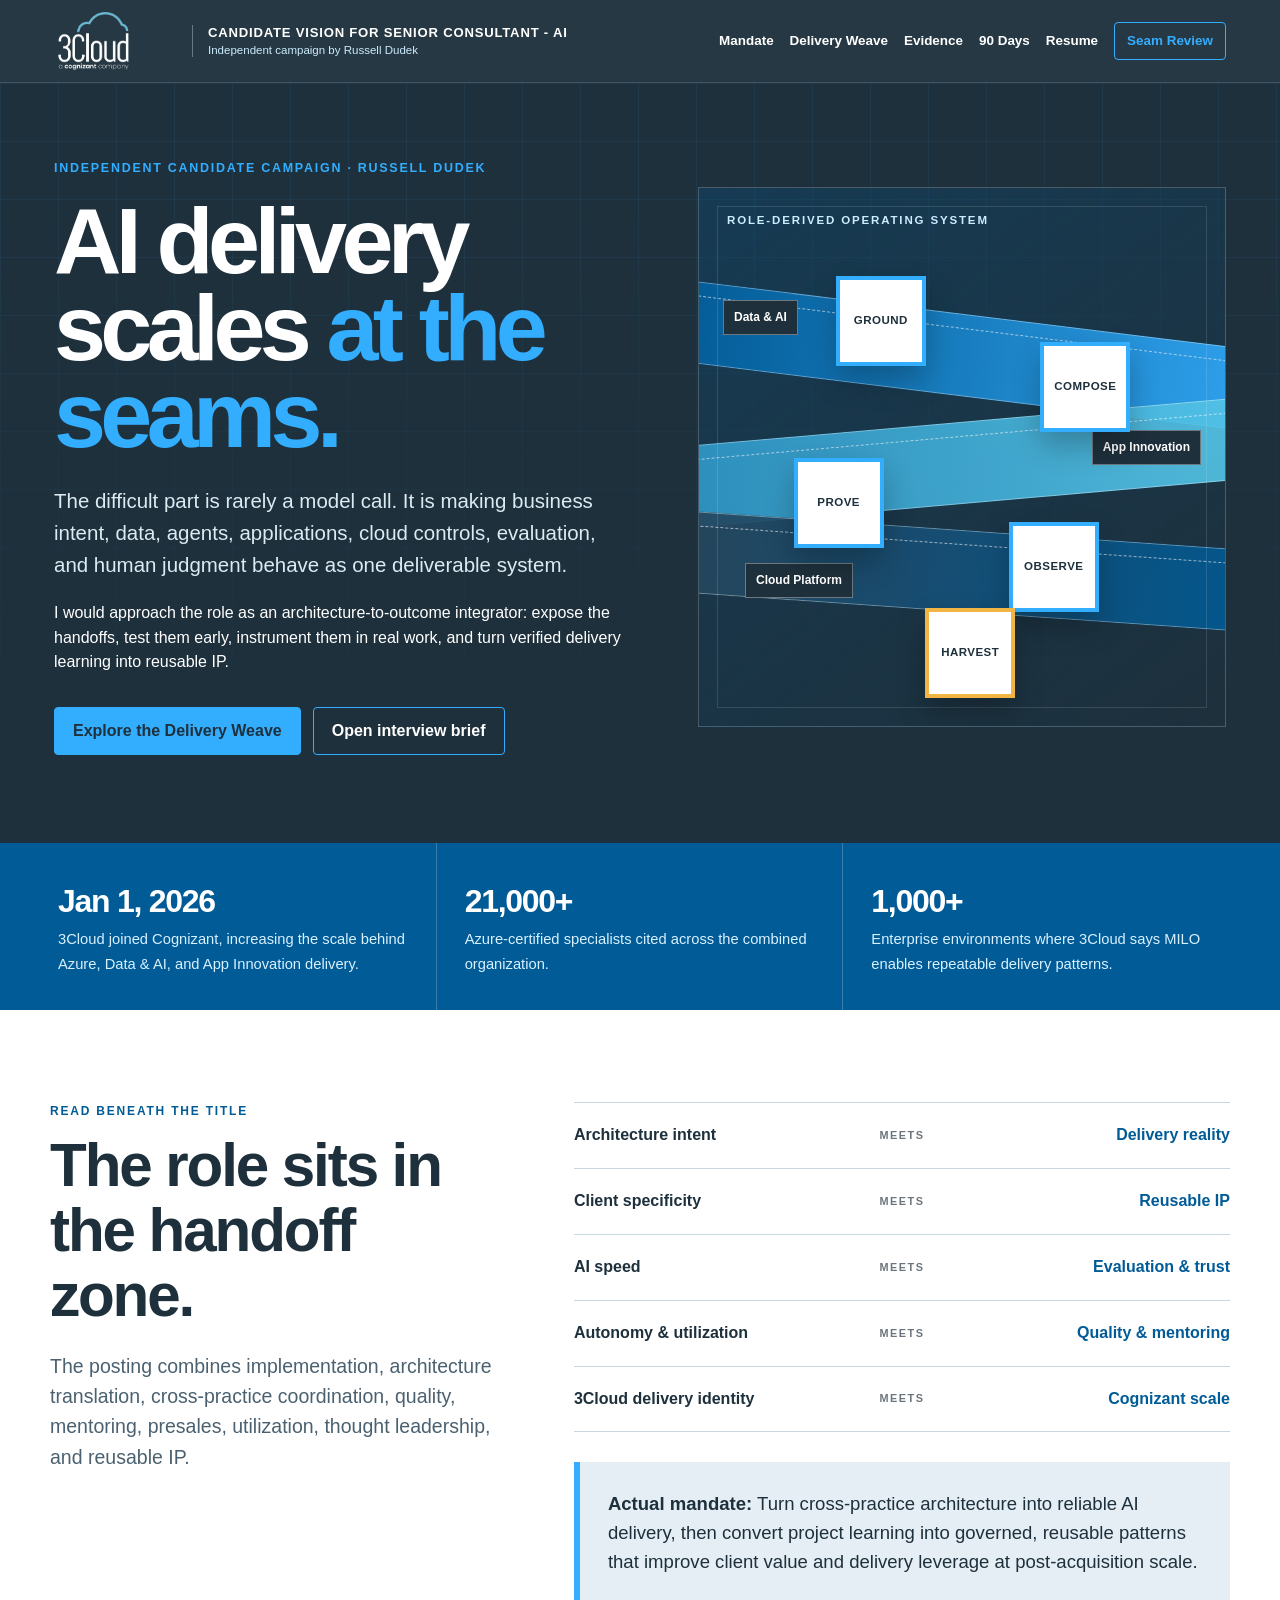
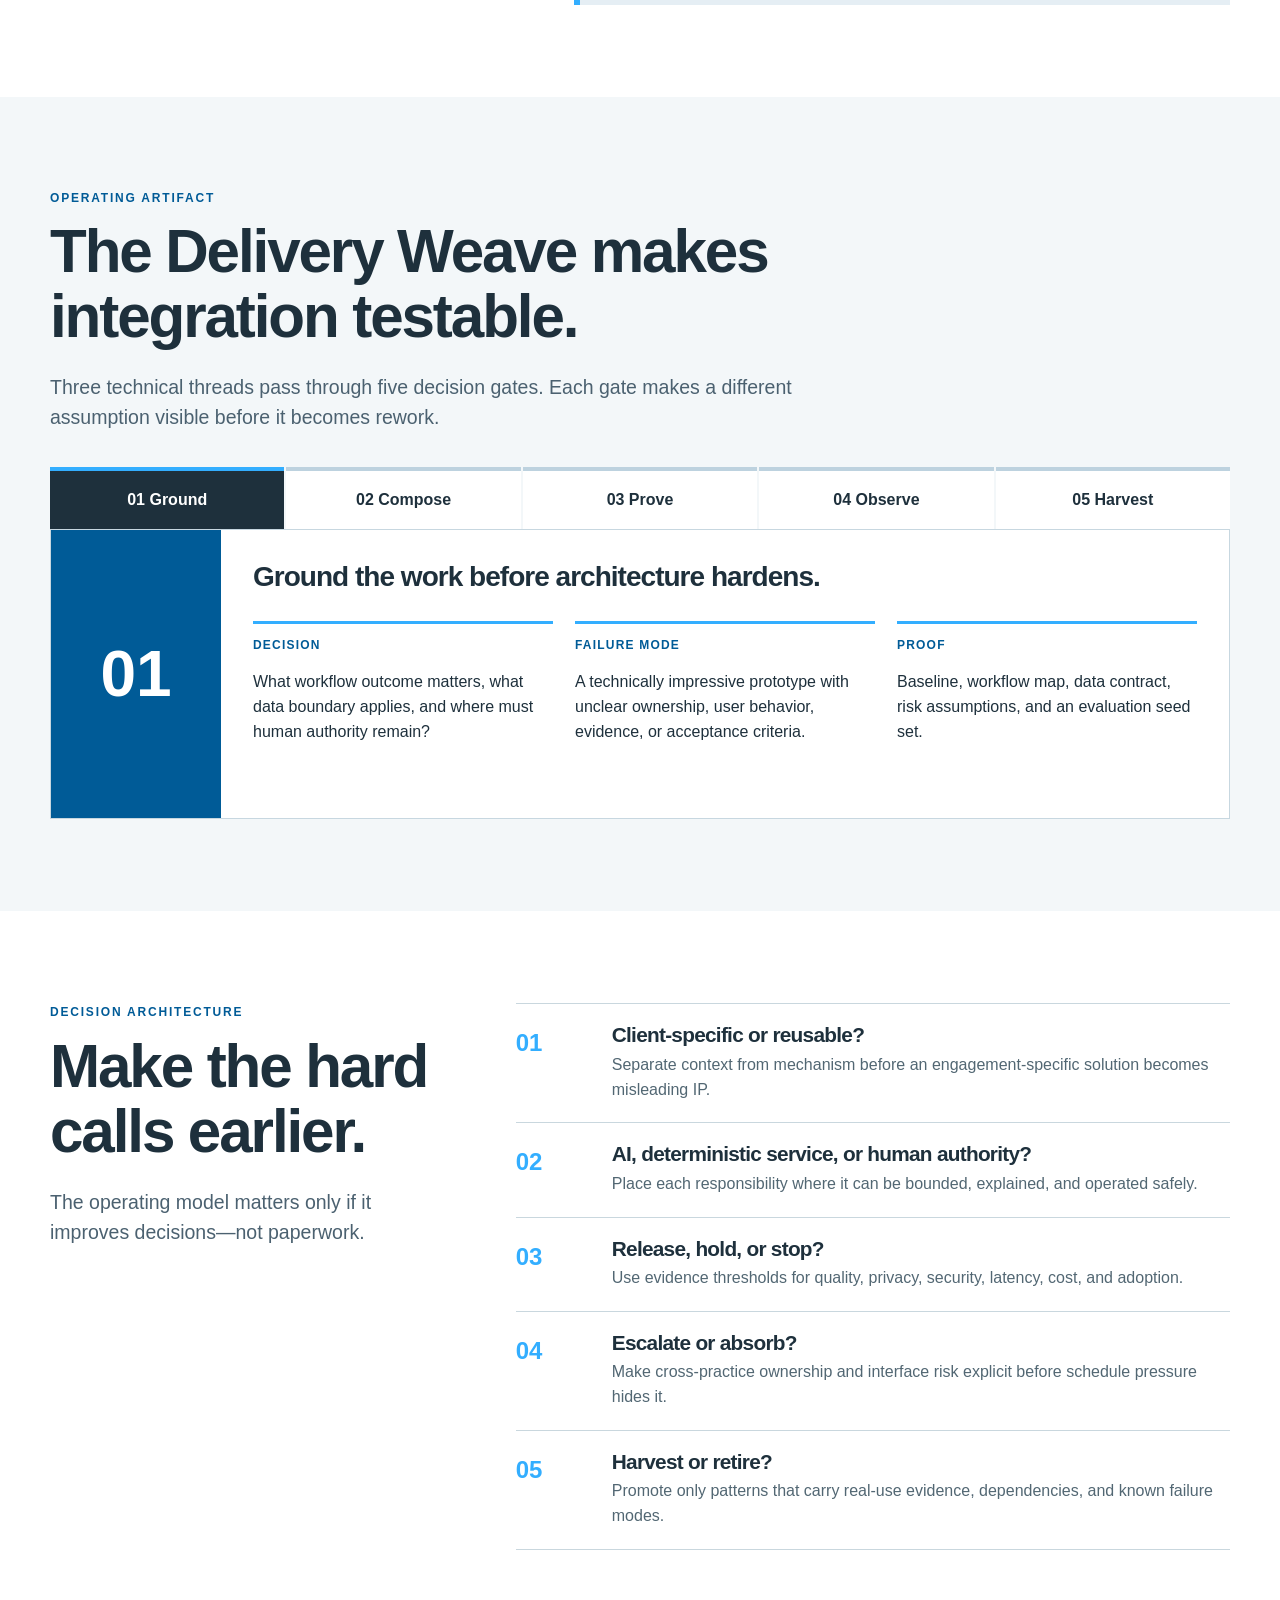
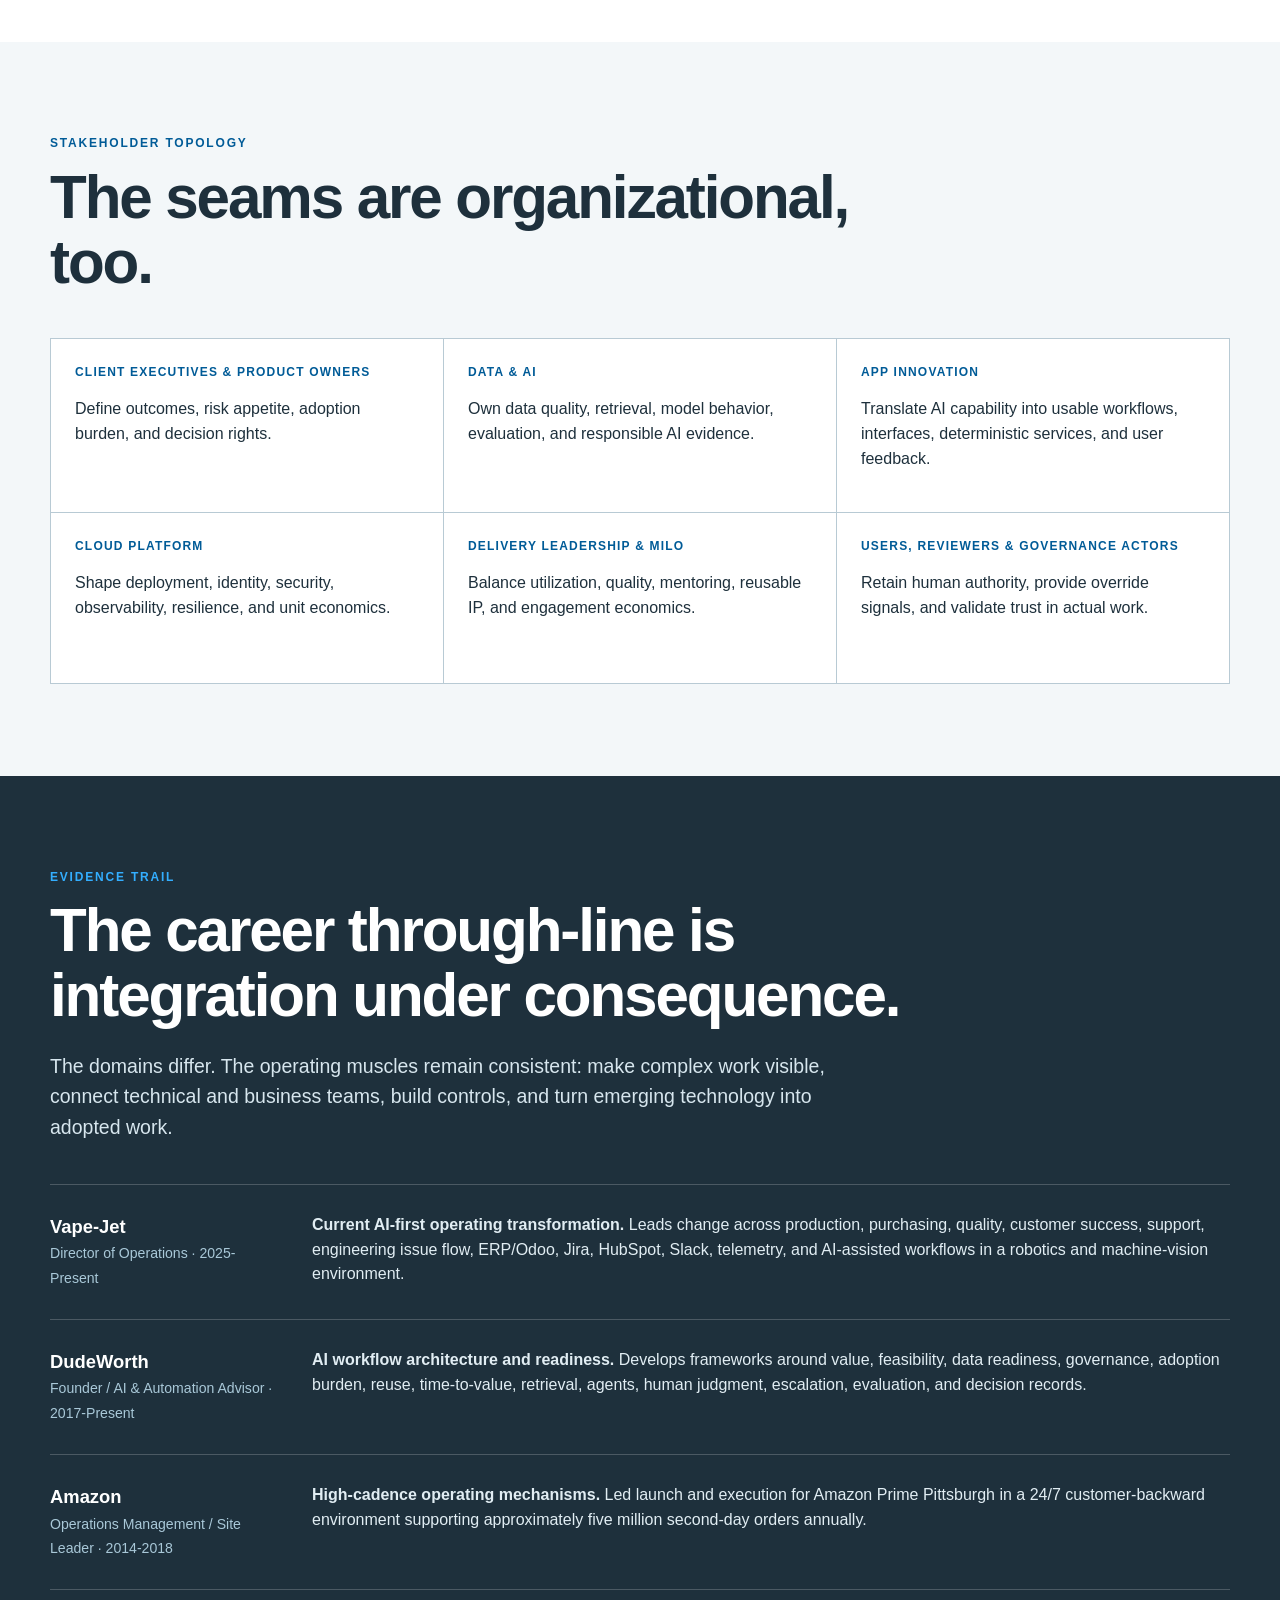
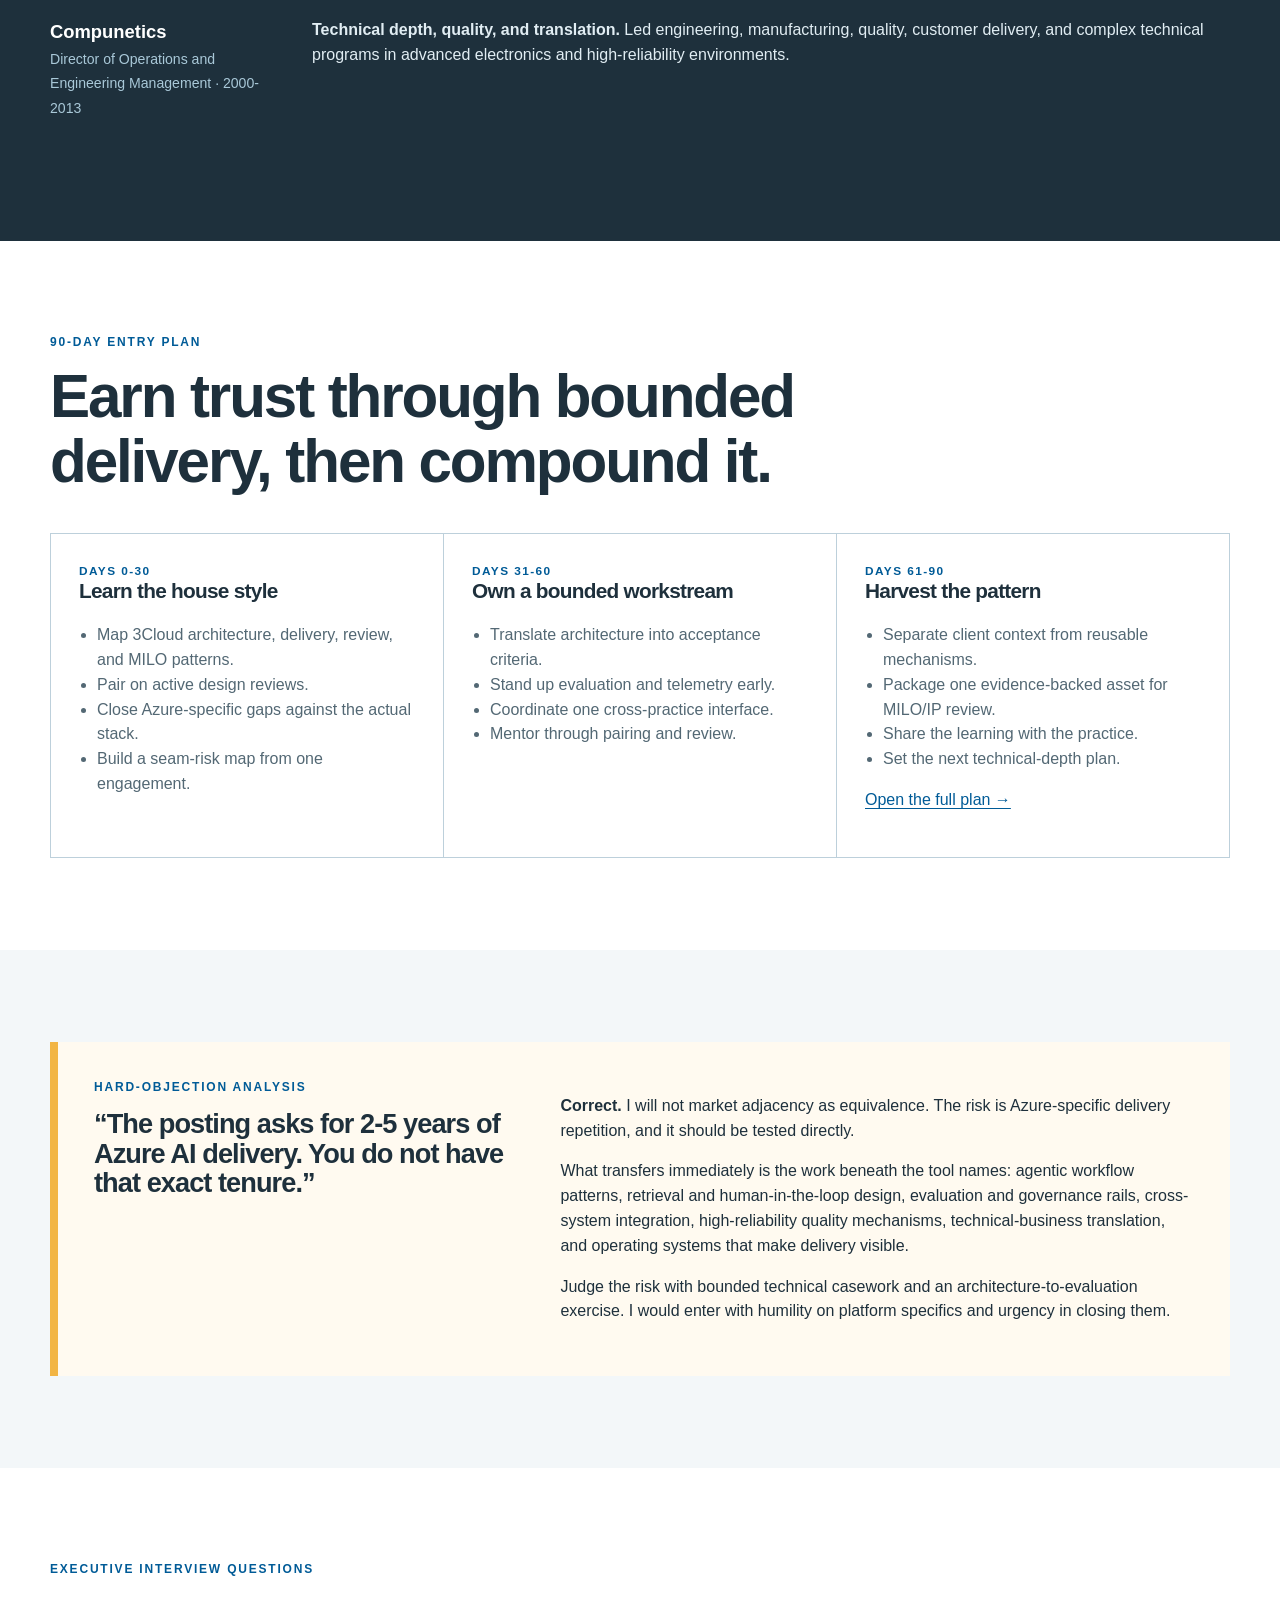
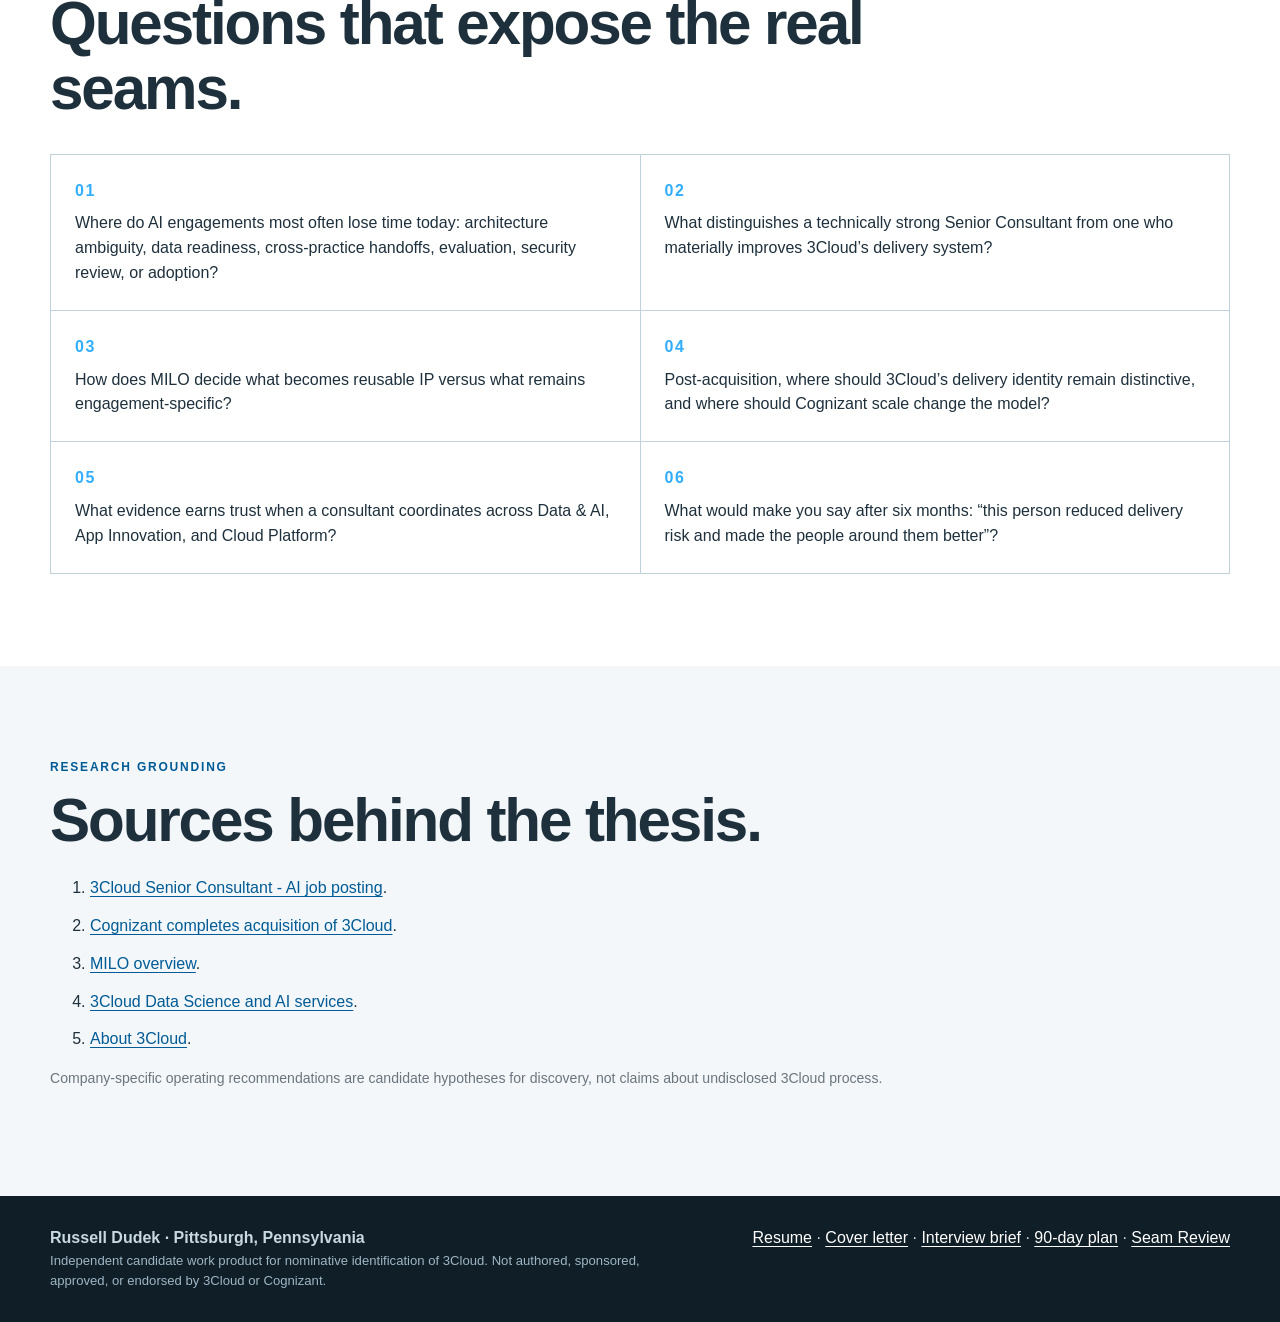
<file: index.html>
<!doctype html>
<html lang="en">
<head>
  <meta charset="utf-8">
  <meta name="viewport" content="width=device-width,initial-scale=1">
  <meta name="description" content="Russell Dudek's independent candidate vision for Senior Consultant - AI at 3Cloud.">
  <title>AI Delivery Scales at the Seams | Russell Dudek for 3Cloud</title>
  <link rel="stylesheet" href="styles.css">
</head>
<body>
<div class="site-shell">
<header class="topbar">
  <div class="topbar-inner">
    <a class="identity-lockup" href="#top" aria-label="3Cloud candidate vision by Russell Dudek - back to top">
      <img src="assets/brand/3cloud-logo-cognizant.png" alt="3Cloud, a Cognizant company">
      <span class="identity-copy"><strong>Candidate vision for Senior Consultant - AI</strong><span>Independent campaign by Russell Dudek</span></span>
    </a>
    <nav class="nav" aria-label="Campaign navigation">
      <a href="#mandate">Mandate</a><a href="#weave">Delivery Weave</a><a href="#proof">Evidence</a><a href="90-day-plan.html">90 Days</a><a href="resume.html">Resume</a><a class="nav-cta" href="delivery-seam-review.html">Seam Review</a>
    </nav>
  </div>
</header>
<main id="top">
<section class="hero">
  <div class="hero-inner">
    <div>
      <div class="candidate-label">Independent candidate campaign · Russell Dudek</div>
      <h1>AI delivery scales <span>at the seams.</span></h1>
      <p class="lede">The difficult part is rarely a model call. It is making business intent, data, agents, applications, cloud controls, evaluation, and human judgment behave as one deliverable system.</p>
      <p>I would approach the role as an architecture-to-outcome integrator: expose the handoffs, test them early, instrument them in real work, and turn verified delivery learning into reusable IP.</p>
      <div class="hero-actions"><a class="btn btn-primary" href="#weave">Explore the Delivery Weave</a><a class="btn btn-secondary" href="interview-brief.html">Open interview brief</a></div>
    </div>
    <div class="weave-stage" aria-label="Animated Delivery Weave showing Data and AI, App Innovation, and Cloud Platform moving through Ground, Compose, Prove, Observe, and Harvest gates.">
      <div class="stage-label">Role-derived operating system</div>
      <div class="thread thread-data" aria-hidden="true"></div><div class="thread thread-app" aria-hidden="true"></div><div class="thread thread-cloud" aria-hidden="true"></div>
      <span class="thread-tag tag-data">Data &amp; AI</span><span class="thread-tag tag-app">App Innovation</span><span class="thread-tag tag-cloud">Cloud Platform</span>
      <div class="gate g1">GROUND</div><div class="gate g2">COMPOSE</div><div class="gate g3">PROVE</div><div class="gate g4">OBSERVE</div><div class="gate g5">HARVEST</div>
    </div>
  </div>
</section>
<section class="brand-band" aria-label="3Cloud company moment"><div class="fact-grid">
  <div class="fact"><strong>Jan 1, 2026</strong><span>3Cloud joined Cognizant, increasing the scale behind Azure, Data &amp; AI, and App Innovation delivery.</span></div>
  <div class="fact"><strong>21,000+</strong><span>Azure-certified specialists cited across the combined organization.</span></div>
  <div class="fact"><strong>1,000+</strong><span>Enterprise environments where 3Cloud says MILO enables repeatable delivery patterns.</span></div>
</div></section>

<section id="mandate" class="section"><div class="wrap mandate-layout">
  <div class="mandate-copy"><div class="eyebrow">Read beneath the title</div><h2>The role sits in the handoff zone.</h2><p class="lede">The posting combines implementation, architecture translation, cross-practice coordination, quality, mentoring, presales, utilization, thought leadership, and reusable IP.</p></div>
  <div>
    <div class="tension-rail" aria-label="Operating tensions">
      <div class="tension"><strong>Architecture intent</strong><span>MEETS</span><strong>Delivery reality</strong></div>
      <div class="tension"><strong>Client specificity</strong><span>MEETS</span><strong>Reusable IP</strong></div>
      <div class="tension"><strong>AI speed</strong><span>MEETS</span><strong>Evaluation &amp; trust</strong></div>
      <div class="tension"><strong>Autonomy &amp; utilization</strong><span>MEETS</span><strong>Quality &amp; mentoring</strong></div>
      <div class="tension"><strong>3Cloud delivery identity</strong><span>MEETS</span><strong>Cognizant scale</strong></div>
    </div>
    <div class="actual-mandate"><strong>Actual mandate:</strong> Turn cross-practice architecture into reliable AI delivery, then convert project learning into governed, reusable patterns that improve client value and delivery leverage at post-acquisition scale.</div>
  </div>
</div></section>

<section id="weave" class="section weave-section"><div class="wrap">
  <div class="eyebrow">Operating artifact</div><h2>The Delivery Weave makes integration testable.</h2><p class="lede">Three technical threads pass through five decision gates. Each gate makes a different assumption visible before it becomes rework.</p>
  <div class="tabs" role="tablist" aria-label="Delivery Weave gates">
    <button class="tab" id="tab-ground" role="tab" aria-selected="true" aria-controls="panel-ground">01 Ground</button>
    <button class="tab" id="tab-compose" role="tab" aria-selected="false" aria-controls="panel-compose" tabindex="-1">02 Compose</button>
    <button class="tab" id="tab-prove" role="tab" aria-selected="false" aria-controls="panel-prove" tabindex="-1">03 Prove</button>
    <button class="tab" id="tab-observe" role="tab" aria-selected="false" aria-controls="panel-observe" tabindex="-1">04 Observe</button>
    <button class="tab" id="tab-harvest" role="tab" aria-selected="false" aria-controls="panel-harvest" tabindex="-1">05 Harvest</button>
  </div>
  <div class="tab-panel active" id="panel-ground" role="tabpanel" aria-labelledby="tab-ground"><div class="panel-index">01</div><div class="panel-body"><h3>Ground the work before architecture hardens.</h3><div class="panel-grid"><div class="panel-item"><h4>Decision</h4><p>What workflow outcome matters, what data boundary applies, and where must human authority remain?</p></div><div class="panel-item"><h4>Failure mode</h4><p>A technically impressive prototype with unclear ownership, user behavior, evidence, or acceptance criteria.</p></div><div class="panel-item"><h4>Proof</h4><p>Baseline, workflow map, data contract, risk assumptions, and an evaluation seed set.</p></div></div></div></div>
  <div class="tab-panel" id="panel-compose" role="tabpanel" aria-labelledby="tab-compose"><div class="panel-index">02</div><div class="panel-body"><h3>Compose the smallest coherent system.</h3><div class="panel-grid"><div class="panel-item"><h4>Decision</h4><p>Which responsibilities belong in retrieval, tools, orchestration, deterministic services, UI, and human review?</p></div><div class="panel-item"><h4>Failure mode</h4><p>One giant prompt absorbs business rules, security boundaries, and integration logic that should be explicit.</p></div><div class="panel-item"><h4>Proof</h4><p>Interface contracts, bounded permissions, fallback paths, architecture decisions, and cost assumptions.</p></div></div></div></div>
  <div class="tab-panel" id="panel-prove" role="tabpanel" aria-labelledby="tab-prove"><div class="panel-index">03</div><div class="panel-body"><h3>Prove behavior, not demo charisma.</h3><div class="panel-grid"><div class="panel-item"><h4>Decision</h4><p>What does acceptable mean for task success, groundedness, safety, privacy, latency, and cost?</p></div><div class="panel-item"><h4>Failure mode</h4><p>Stakeholders approve the demo while edge cases, hallucination paths, and escalation failures remain invisible.</p></div><div class="panel-item"><h4>Proof</h4><p>Golden cases, adversarial cases, human review criteria, failure taxonomy, and release thresholds.</p></div></div></div></div>
  <div class="tab-panel" id="panel-observe" role="tabpanel" aria-labelledby="tab-observe"><div class="panel-index">04</div><div class="panel-body"><h3>Observe the system inside the work.</h3><div class="panel-grid"><div class="panel-item"><h4>Decision</h4><p>Which signals separate usage from value and model issues from workflow, data, or integration issues?</p></div><div class="panel-item"><h4>Failure mode</h4><p>Teams count calls and tokens while users route around the system or quality degradation goes unnoticed.</p></div><div class="panel-item"><h4>Proof</h4><p>Outcome metrics, adoption depth, overrides, escalations, defects, latency, and unit economics.</p></div></div></div></div>
  <div class="tab-panel" id="panel-harvest" role="tabpanel" aria-labelledby="tab-harvest"><div class="panel-index">05</div><div class="panel-body"><h3>Harvest what is reusable without flattening context.</h3><div class="panel-grid"><div class="panel-item"><h4>Decision</h4><p>What should become a component, accelerator, framework, playbook, evaluation asset, or cautionary pattern?</p></div><div class="panel-item"><h4>Failure mode</h4><p>Teams either rebuild everything or force a prior solution into the wrong client context.</p></div><div class="panel-item"><h4>Proof</h4><p>Dependencies, adaptation boundaries, failure modes, owner, version, and evidence from real use.</p></div></div></div></div>
</div></section>

<section class="section"><div class="wrap decision-layout">
  <div><div class="eyebrow">Decision architecture</div><h2>Make the hard calls earlier.</h2><p class="lede">The operating model matters only if it improves decisions—not paperwork.</p></div>
  <div class="decision-stack">
    <div class="decision-row"><b>01</b><div><h3>Client-specific or reusable?</h3><p>Separate context from mechanism before an engagement-specific solution becomes misleading IP.</p></div></div>
    <div class="decision-row"><b>02</b><div><h3>AI, deterministic service, or human authority?</h3><p>Place each responsibility where it can be bounded, explained, and operated safely.</p></div></div>
    <div class="decision-row"><b>03</b><div><h3>Release, hold, or stop?</h3><p>Use evidence thresholds for quality, privacy, security, latency, cost, and adoption.</p></div></div>
    <div class="decision-row"><b>04</b><div><h3>Escalate or absorb?</h3><p>Make cross-practice ownership and interface risk explicit before schedule pressure hides it.</p></div></div>
    <div class="decision-row"><b>05</b><div><h3>Harvest or retire?</h3><p>Promote only patterns that carry real-use evidence, dependencies, and known failure modes.</p></div></div>
  </div>
</div></section>

<section class="section weave-section"><div class="wrap"><div class="eyebrow">Stakeholder topology</div><h2>The seams are organizational, too.</h2><div class="stakeholder-map">
  <div class="stake"><strong>Client executives &amp; product owners</strong><p>Define outcomes, risk appetite, adoption burden, and decision rights.</p></div>
  <div class="stake"><strong>Data &amp; AI</strong><p>Own data quality, retrieval, model behavior, evaluation, and responsible AI evidence.</p></div>
  <div class="stake"><strong>App Innovation</strong><p>Translate AI capability into usable workflows, interfaces, deterministic services, and user feedback.</p></div>
  <div class="stake"><strong>Cloud Platform</strong><p>Shape deployment, identity, security, observability, resilience, and unit economics.</p></div>
  <div class="stake"><strong>Delivery leadership &amp; MILO</strong><p>Balance utilization, quality, mentoring, reusable IP, and engagement economics.</p></div>
  <div class="stake"><strong>Users, reviewers &amp; governance actors</strong><p>Retain human authority, provide override signals, and validate trust in actual work.</p></div>
</div></div></section>

<section id="proof" class="section evidence-section"><div class="wrap"><div class="eyebrow">Evidence trail</div><h2>The career through-line is integration under consequence.</h2><p class="lede">The domains differ. The operating muscles remain consistent: make complex work visible, connect technical and business teams, build controls, and turn emerging technology into adopted work.</p>
  <div class="timeline">
    <div class="timeline-item"><div class="timeline-role"><b>Vape-Jet</b><span>Director of Operations · 2025-Present</span></div><div class="timeline-copy"><strong>Current AI-first operating transformation.</strong> Leads change across production, purchasing, quality, customer success, support, engineering issue flow, ERP/Odoo, Jira, HubSpot, Slack, telemetry, and AI-assisted workflows in a robotics and machine-vision environment.</div></div>
    <div class="timeline-item"><div class="timeline-role"><b>DudeWorth</b><span>Founder / AI &amp; Automation Advisor · 2017-Present</span></div><div class="timeline-copy"><strong>AI workflow architecture and readiness.</strong> Develops frameworks around value, feasibility, data readiness, governance, adoption burden, reuse, time-to-value, retrieval, agents, human judgment, escalation, evaluation, and decision records.</div></div>
    <div class="timeline-item"><div class="timeline-role"><b>Amazon</b><span>Operations Management / Site Leader · 2014-2018</span></div><div class="timeline-copy"><strong>High-cadence operating mechanisms.</strong> Led launch and execution for Amazon Prime Pittsburgh in a 24/7 customer-backward environment supporting approximately five million second-day orders annually.</div></div>
    <div class="timeline-item"><div class="timeline-role"><b>Compunetics</b><span>Director of Operations and Engineering Management · 2000-2013</span></div><div class="timeline-copy"><strong>Technical depth, quality, and translation.</strong> Led engineering, manufacturing, quality, customer delivery, and complex technical programs in advanced electronics and high-reliability environments.</div></div>
  </div>
</div></section>

<section class="section"><div class="wrap"><div class="eyebrow">90-day entry plan</div><h2>Earn trust through bounded delivery, then compound it.</h2><div class="plan-preview">
  <article class="phase"><div class="days">Days 0-30</div><h3>Learn the house style</h3><ul><li>Map 3Cloud architecture, delivery, review, and MILO patterns.</li><li>Pair on active design reviews.</li><li>Close Azure-specific gaps against the actual stack.</li><li>Build a seam-risk map from one engagement.</li></ul></article>
  <article class="phase"><div class="days">Days 31-60</div><h3>Own a bounded workstream</h3><ul><li>Translate architecture into acceptance criteria.</li><li>Stand up evaluation and telemetry early.</li><li>Coordinate one cross-practice interface.</li><li>Mentor through pairing and review.</li></ul></article>
  <article class="phase"><div class="days">Days 61-90</div><h3>Harvest the pattern</h3><ul><li>Separate client context from reusable mechanisms.</li><li>Package one evidence-backed asset for MILO/IP review.</li><li>Share the learning with the practice.</li><li>Set the next technical-depth plan.</li></ul><p><a href="90-day-plan.html">Open the full plan →</a></p></article>
</div></div></section>

<section class="section weave-section"><div class="wrap objection"><div><div class="eyebrow">Hard-objection analysis</div><h3>“The posting asks for 2-5 years of Azure AI delivery. You do not have that exact tenure.”</h3></div><div><p><strong>Correct.</strong> I will not market adjacency as equivalence. The risk is Azure-specific delivery repetition, and it should be tested directly.</p><p>What transfers immediately is the work beneath the tool names: agentic workflow patterns, retrieval and human-in-the-loop design, evaluation and governance rails, cross-system integration, high-reliability quality mechanisms, technical-business translation, and operating systems that make delivery visible.</p><p>Judge the risk with bounded technical casework and an architecture-to-evaluation exercise. I would enter with humility on platform specifics and urgency in closing them.</p></div></div></section>

<section class="section"><div class="wrap"><div class="eyebrow">Executive interview questions</div><h2>Questions that expose the real seams.</h2><div class="questions">
  <div class="question">Where do AI engagements most often lose time today: architecture ambiguity, data readiness, cross-practice handoffs, evaluation, security review, or adoption?</div>
  <div class="question">What distinguishes a technically strong Senior Consultant from one who materially improves 3Cloud’s delivery system?</div>
  <div class="question">How does MILO decide what becomes reusable IP versus what remains engagement-specific?</div>
  <div class="question">Post-acquisition, where should 3Cloud’s delivery identity remain distinctive, and where should Cognizant scale change the model?</div>
  <div class="question">What evidence earns trust when a consultant coordinates across Data &amp; AI, App Innovation, and Cloud Platform?</div>
  <div class="question">What would make you say after six months: “this person reduced delivery risk and made the people around them better”?</div>
</div></div></section>

<section class="section sources"><div class="wrap"><div class="eyebrow">Research grounding</div><h2>Sources behind the thesis.</h2><ol class="source-list">
  <li><a href="https://job-boards.greenhouse.io/3cloud/jobs/8229697002?gh_jid=8229697002">3Cloud Senior Consultant - AI job posting</a>.</li>
  <li><a href="https://3cloudsolutions.com/resources/cognizant-completes-acquisition-of-3cloud-creating-one-of-the-worlds-most-credentialed-microsoft-azure-and-ai-partners/">Cognizant completes acquisition of 3Cloud</a>.</li>
  <li><a href="https://3cloudsolutions.com/milo/">MILO overview</a>.</li>
  <li><a href="https://3cloudsolutions.com/data-science-ai/">3Cloud Data Science and AI services</a>.</li>
  <li><a href="https://3cloudsolutions.com/about-us/">About 3Cloud</a>.</li>
</ol><p class="small">Company-specific operating recommendations are candidate hypotheses for discovery, not claims about undisclosed 3Cloud process.</p></div></section>
</main>
<footer class="footer"><div class="footer-inner"><div><strong>Russell Dudek · Pittsburgh, Pennsylvania</strong><div class="independent-note">Independent candidate work product for nominative identification of 3Cloud. Not authored, sponsored, approved, or endorsed by 3Cloud or Cognizant.</div></div><div><a href="resume.html">Resume</a> · <a href="cover-letter.html">Cover letter</a> · <a href="interview-brief.html">Interview brief</a> · <a href="90-day-plan.html">90-day plan</a> · <a href="delivery-seam-review.html">Seam Review</a></div></div></footer>
</div>
<script src="app.js"></script>
</body>
</html>
</file>
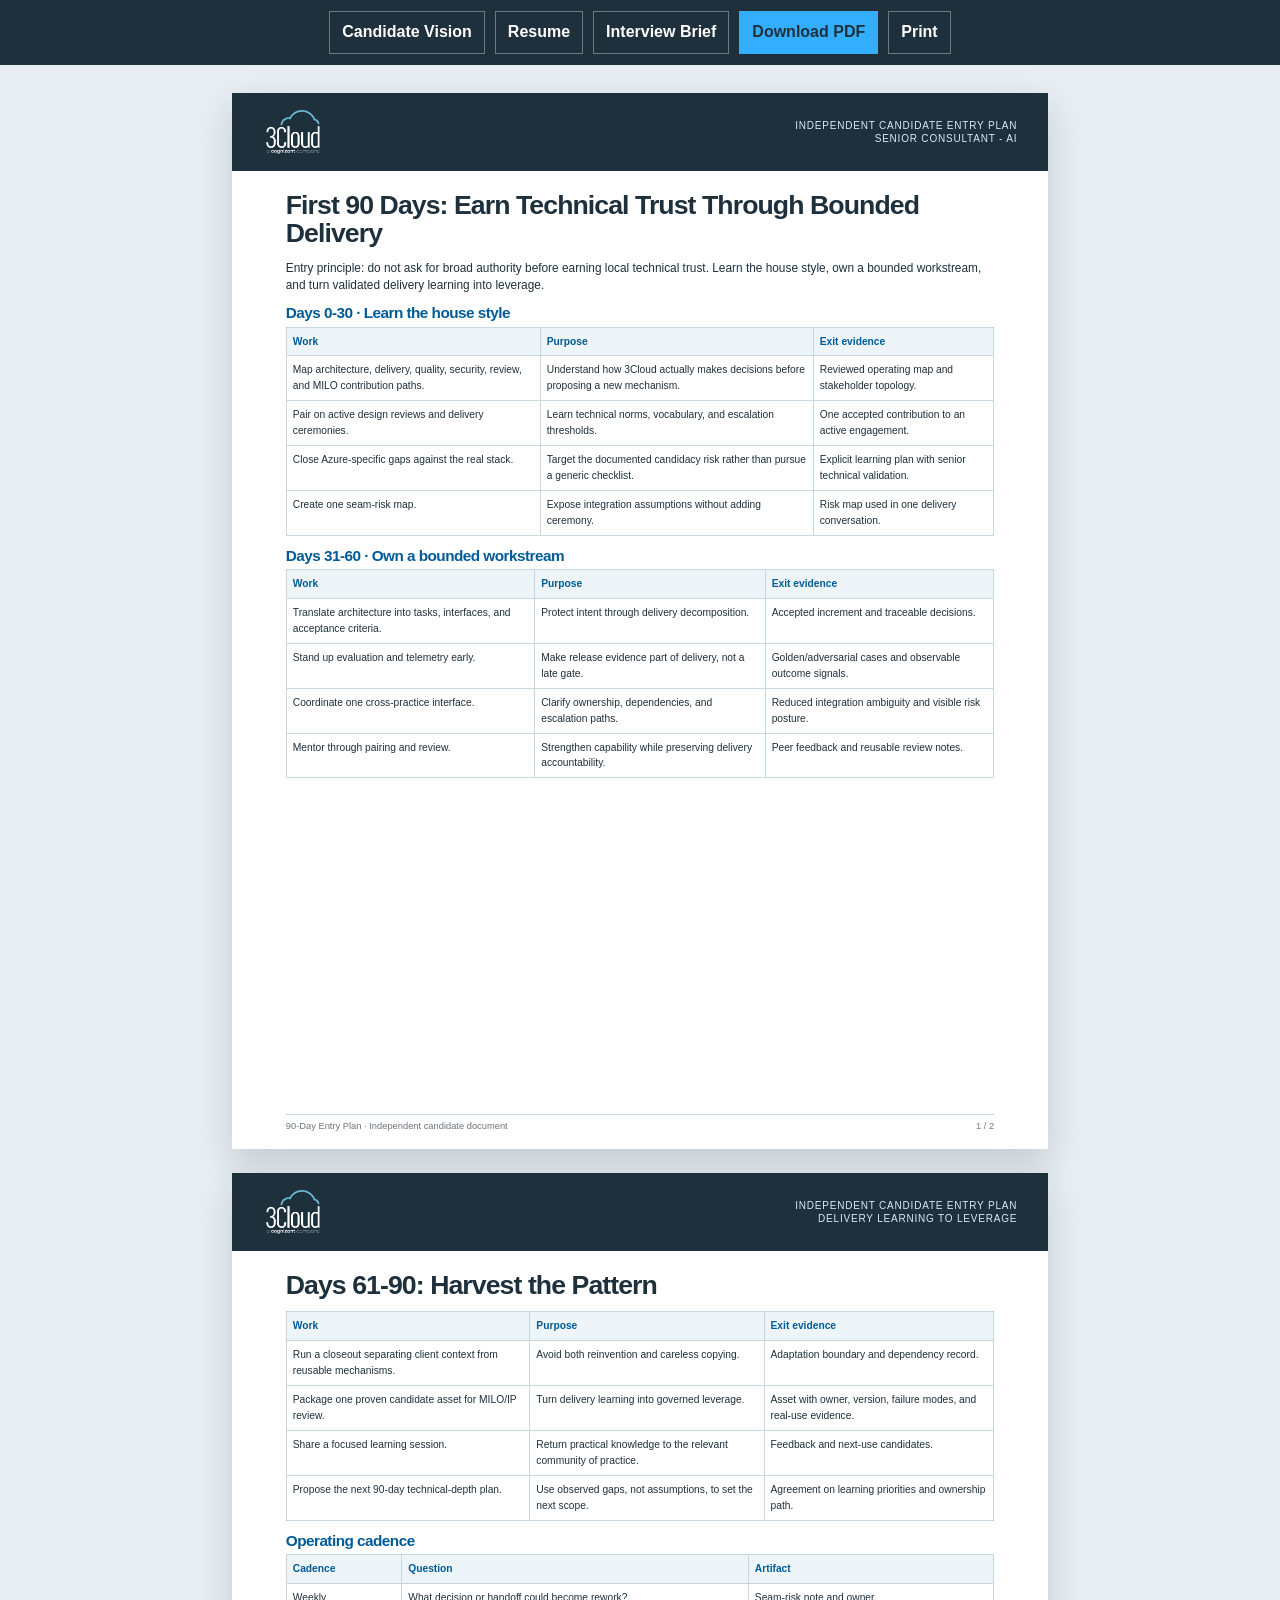
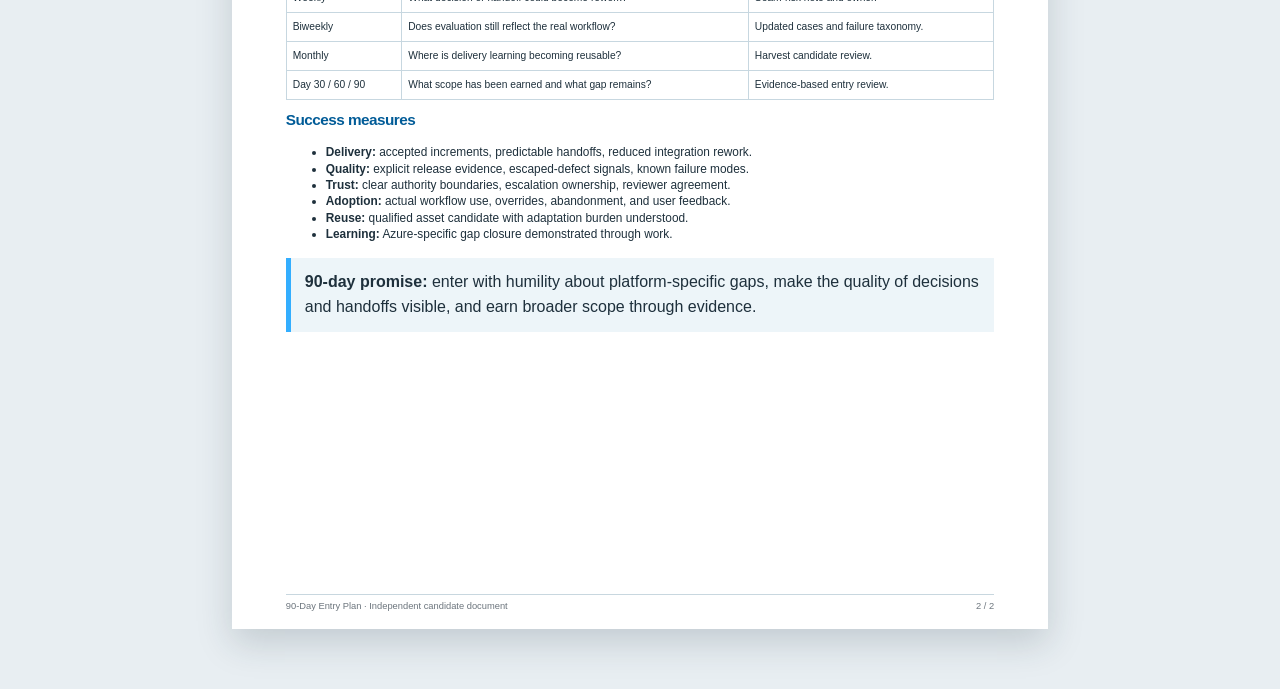
<file: 90-day-plan.html>
<!doctype html><html lang="en"><head><meta charset="utf-8"><meta name="viewport" content="width=device-width,initial-scale=1"><title>90-Day Entry Plan | Russell Dudek for 3Cloud</title><link rel="stylesheet" href="styles.css"><link rel="stylesheet" href="document-fixes.css"></head><body class="doc-body">
<div class="doc-toolbar no-print"><a href="index.html">Candidate Vision</a><a href="resume.html">Resume</a><a href="interview-brief.html">Interview Brief</a><a class="primary-action" href="docs/russell-dudek-3cloud-90-day-plan.pdf" download>Download PDF</a><button onclick="window.print()">Print</button></div>
<main class="paper-stack plan-doc"><section class="paper"><div class="doc-brand"><img src="assets/brand/3cloud-logo-cognizant.png" alt="3Cloud, a Cognizant company"><div class="doc-brand-copy">Independent candidate entry plan<br>Senior Consultant - AI</div></div><h1>First 90 Days: Earn Technical Trust Through Bounded Delivery</h1><p class="summary">Entry principle: do not ask for broad authority before earning local technical trust. Learn the house style, own a bounded workstream, and turn validated delivery learning into leverage.</p><h3>Days 0-30 · Learn the house style</h3><table><tr><th>Work</th><th>Purpose</th><th>Exit evidence</th></tr><tr><td>Map architecture, delivery, quality, security, review, and MILO contribution paths.</td><td>Understand how 3Cloud actually makes decisions before proposing a new mechanism.</td><td>Reviewed operating map and stakeholder topology.</td></tr><tr><td>Pair on active design reviews and delivery ceremonies.</td><td>Learn technical norms, vocabulary, and escalation thresholds.</td><td>One accepted contribution to an active engagement.</td></tr><tr><td>Close Azure-specific gaps against the real stack.</td><td>Target the documented candidacy risk rather than pursue a generic checklist.</td><td>Explicit learning plan with senior technical validation.</td></tr><tr><td>Create one seam-risk map.</td><td>Expose integration assumptions without adding ceremony.</td><td>Risk map used in one delivery conversation.</td></tr></table><h3>Days 31-60 · Own a bounded workstream</h3><table><tr><th>Work</th><th>Purpose</th><th>Exit evidence</th></tr><tr><td>Translate architecture into tasks, interfaces, and acceptance criteria.</td><td>Protect intent through delivery decomposition.</td><td>Accepted increment and traceable decisions.</td></tr><tr><td>Stand up evaluation and telemetry early.</td><td>Make release evidence part of delivery, not a late gate.</td><td>Golden/adversarial cases and observable outcome signals.</td></tr><tr><td>Coordinate one cross-practice interface.</td><td>Clarify ownership, dependencies, and escalation paths.</td><td>Reduced integration ambiguity and visible risk posture.</td></tr><tr><td>Mentor through pairing and review.</td><td>Strengthen capability while preserving delivery accountability.</td><td>Peer feedback and reusable review notes.</td></tr></table><div class="doc-foot"><span>90-Day Entry Plan · Independent candidate document</span><span>1 / 2</span></div></section>
<section class="paper"><div class="doc-brand"><img src="assets/brand/3cloud-logo-cognizant.png" alt="3Cloud, a Cognizant company"><div class="doc-brand-copy">Independent candidate entry plan<br>Delivery learning to leverage</div></div><h2>Days 61-90: Harvest the Pattern</h2><table><tr><th>Work</th><th>Purpose</th><th>Exit evidence</th></tr><tr><td>Run a closeout separating client context from reusable mechanisms.</td><td>Avoid both reinvention and careless copying.</td><td>Adaptation boundary and dependency record.</td></tr><tr><td>Package one proven candidate asset for MILO/IP review.</td><td>Turn delivery learning into governed leverage.</td><td>Asset with owner, version, failure modes, and real-use evidence.</td></tr><tr><td>Share a focused learning session.</td><td>Return practical knowledge to the relevant community of practice.</td><td>Feedback and next-use candidates.</td></tr><tr><td>Propose the next 90-day technical-depth plan.</td><td>Use observed gaps, not assumptions, to set the next scope.</td><td>Agreement on learning priorities and ownership path.</td></tr></table><h3>Operating cadence</h3><table><tr><th>Cadence</th><th>Question</th><th>Artifact</th></tr><tr><td>Weekly</td><td>What decision or handoff could become rework?</td><td>Seam-risk note and owner.</td></tr><tr><td>Biweekly</td><td>Does evaluation still reflect the real workflow?</td><td>Updated cases and failure taxonomy.</td></tr><tr><td>Monthly</td><td>Where is delivery learning becoming reusable?</td><td>Harvest candidate review.</td></tr><tr><td>Day 30 / 60 / 90</td><td>What scope has been earned and what gap remains?</td><td>Evidence-based entry review.</td></tr></table><h3>Success measures</h3><ul><li><strong>Delivery:</strong> accepted increments, predictable handoffs, reduced integration rework.</li><li><strong>Quality:</strong> explicit release evidence, escaped-defect signals, known failure modes.</li><li><strong>Trust:</strong> clear authority boundaries, escalation ownership, reviewer agreement.</li><li><strong>Adoption:</strong> actual workflow use, overrides, abandonment, and user feedback.</li><li><strong>Reuse:</strong> qualified asset candidate with adaptation burden understood.</li><li><strong>Learning:</strong> Azure-specific gap closure demonstrated through work.</li></ul><div class="callout"><strong>90-day promise:</strong> enter with humility about platform-specific gaps, make the quality of decisions and handoffs visible, and earn broader scope through evidence.</div><div class="doc-foot"><span>90-Day Entry Plan · Independent candidate document</span><span>2 / 2</span></div></section></main></body></html>
</file>
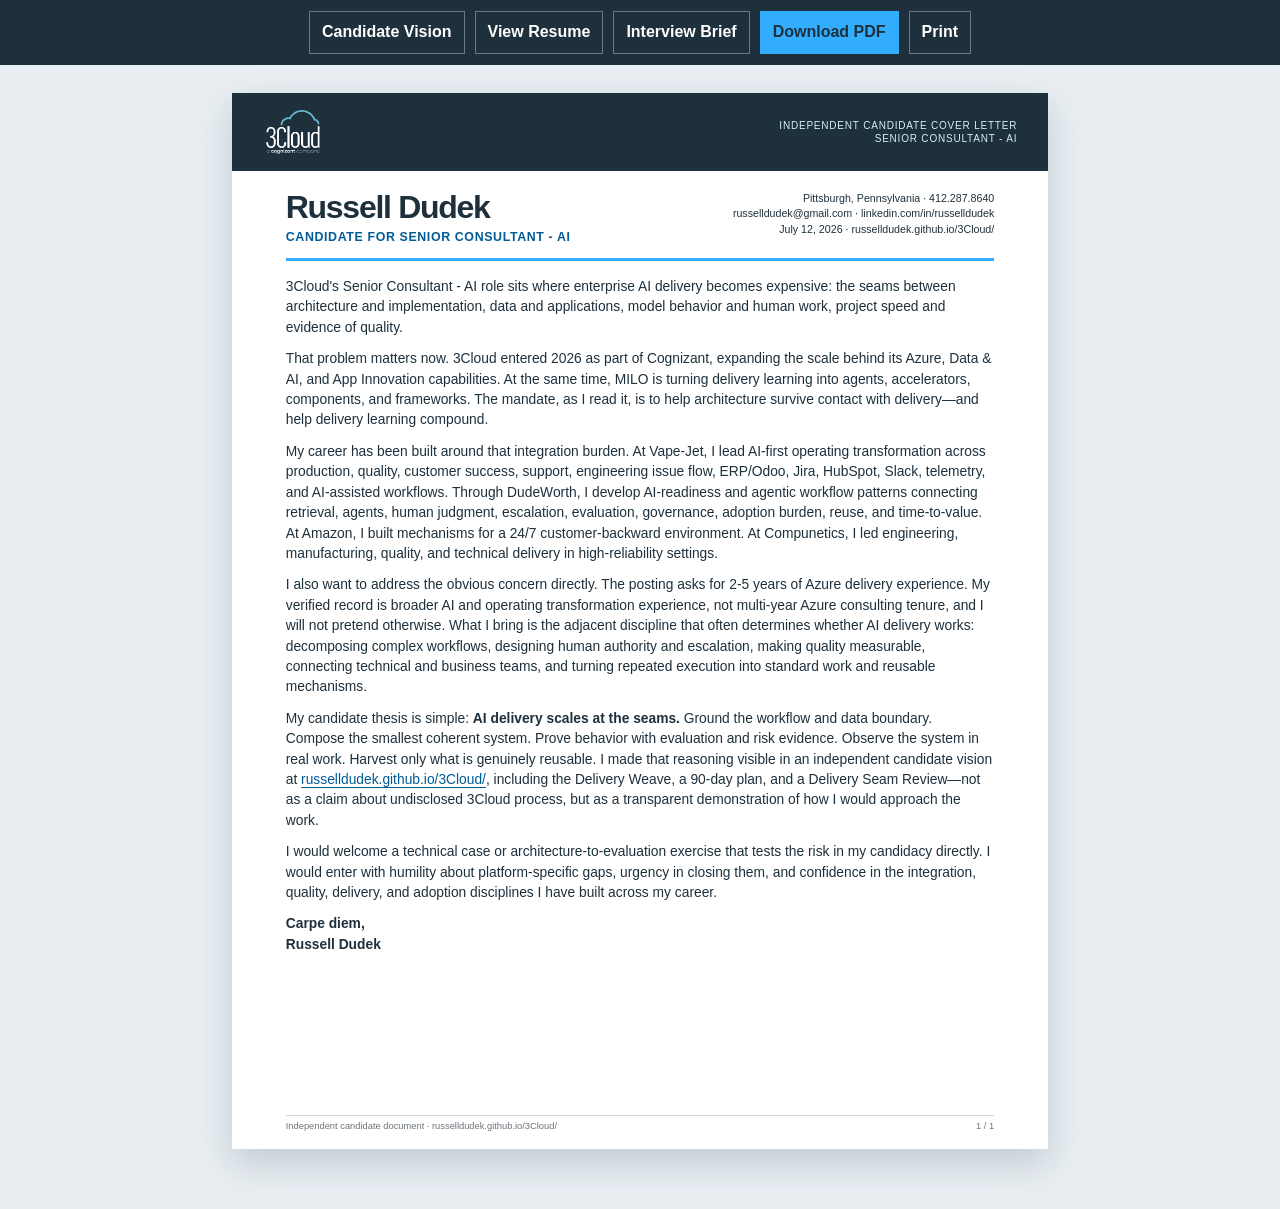
<file: cover-letter.html>
<!doctype html><html lang="en"><head><meta charset="utf-8"><meta name="viewport" content="width=device-width,initial-scale=1"><title>Russell Dudek | Cover Letter | 3Cloud</title><link rel="stylesheet" href="styles.css"><link rel="stylesheet" href="document-fixes.css"></head><body class="doc-body">
<div class="doc-toolbar no-print"><a href="index.html">Candidate Vision</a><a href="resume.html">View Resume</a><a href="interview-brief.html">Interview Brief</a><a class="primary-action" href="docs/russell-dudek-3cloud-cover-letter.pdf" download>Download PDF</a><button onclick="window.print()">Print</button></div>
<main class="paper-stack"><section class="paper cover-page letter"><div class="doc-brand"><img src="assets/brand/3cloud-logo-cognizant.png" alt="3Cloud, a Cognizant company"><div class="doc-brand-copy">Independent candidate cover letter<br>Senior Consultant - AI</div></div>
<header class="letter-head"><div><h1 class="resume-name" style="font-size:24pt">Russell Dudek</h1><div class="resume-target">Candidate for Senior Consultant - AI</div></div><div class="contact">Pittsburgh, Pennsylvania · <a href="tel:+14122878640">412.287.8640</a><br><a href="mailto:russelldudek@gmail.com">russelldudek@gmail.com</a> · <a href="https://www.linkedin.com/in/russelldudek">linkedin.com/in/russelldudek</a><br>July 12, 2026 · <a href="https://russelldudek.github.io/3Cloud/">russelldudek.github.io/3Cloud/</a></div></header>
<p>3Cloud's Senior Consultant - AI role sits where enterprise AI delivery becomes expensive: the seams between architecture and implementation, data and applications, model behavior and human work, project speed and evidence of quality.</p>
<p>That problem matters now. 3Cloud entered 2026 as part of Cognizant, expanding the scale behind its Azure, Data &amp; AI, and App Innovation capabilities. At the same time, MILO is turning delivery learning into agents, accelerators, components, and frameworks. The mandate, as I read it, is to help architecture survive contact with delivery—and help delivery learning compound.</p>
<p>My career has been built around that integration burden. At Vape-Jet, I lead AI-first operating transformation across production, quality, customer success, support, engineering issue flow, ERP/Odoo, Jira, HubSpot, Slack, telemetry, and AI-assisted workflows. Through DudeWorth, I develop AI-readiness and agentic workflow patterns connecting retrieval, agents, human judgment, escalation, evaluation, governance, adoption burden, reuse, and time-to-value. At Amazon, I built mechanisms for a 24/7 customer-backward environment. At Compunetics, I led engineering, manufacturing, quality, and technical delivery in high-reliability settings.</p>
<p>I also want to address the obvious concern directly. The posting asks for 2-5 years of Azure delivery experience. My verified record is broader AI and operating transformation experience, not multi-year Azure consulting tenure, and I will not pretend otherwise. What I bring is the adjacent discipline that often determines whether AI delivery works: decomposing complex workflows, designing human authority and escalation, making quality measurable, connecting technical and business teams, and turning repeated execution into standard work and reusable mechanisms.</p>
<p>My candidate thesis is simple: <strong>AI delivery scales at the seams.</strong> Ground the workflow and data boundary. Compose the smallest coherent system. Prove behavior with evaluation and risk evidence. Observe the system in real work. Harvest only what is genuinely reusable. I made that reasoning visible in an independent candidate vision at <a href="https://russelldudek.github.io/3Cloud/">russelldudek.github.io/3Cloud/</a>, including the Delivery Weave, a 90-day plan, and a Delivery Seam Review—not as a claim about undisclosed 3Cloud process, but as a transparent demonstration of how I would approach the work.</p>
<p>I would welcome a technical case or architecture-to-evaluation exercise that tests the risk in my candidacy directly. I would enter with humility about platform-specific gaps, urgency in closing them, and confidence in the integration, quality, delivery, and adoption disciplines I have built across my career.</p>
<p class="signature">Carpe diem,<br>Russell Dudek</p><div class="doc-foot"><span>Independent candidate document · russelldudek.github.io/3Cloud/</span><span>1 / 1</span></div></section></main></body></html>
</file>
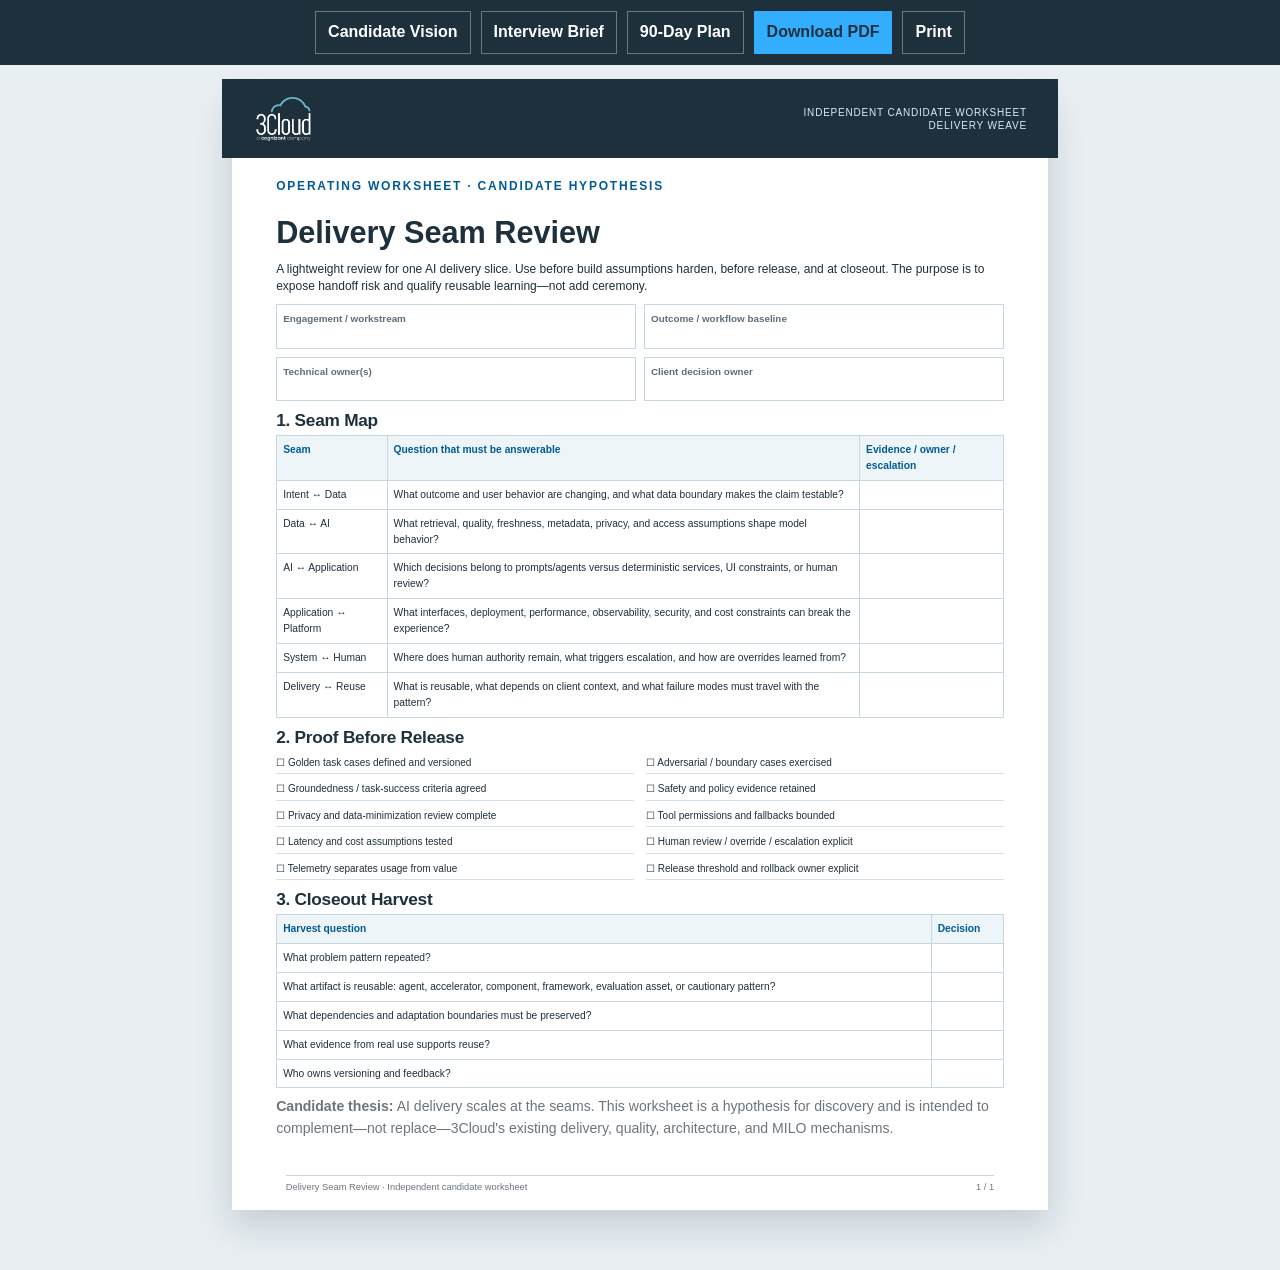
<file: delivery-seam-review.html>
<!doctype html><html lang="en"><head><meta charset="utf-8"><meta name="viewport" content="width=device-width,initial-scale=1"><title>Delivery Seam Review | Russell Dudek for 3Cloud</title><link rel="stylesheet" href="styles.css"><link rel="stylesheet" href="document-fixes.css"></head><body class="doc-body">
<div class="doc-toolbar no-print"><a href="index.html">Candidate Vision</a><a href="interview-brief.html">Interview Brief</a><a href="90-day-plan.html">90-Day Plan</a><a class="primary-action" href="docs/3cloud-delivery-seam-review.pdf" download>Download PDF</a><button onclick="window.print()">Print</button></div>
<main class="paper-stack worksheet"><section class="paper worksheet-page"><div class="doc-brand"><img src="assets/brand/3cloud-logo-cognizant.png" alt="3Cloud, a Cognizant company"><div class="doc-brand-copy">Independent candidate worksheet<br>Delivery Weave</div></div><div class="eyebrow">Operating worksheet · candidate hypothesis</div><h1>Delivery Seam Review</h1><p class="summary">A lightweight review for one AI delivery slice. Use before build assumptions harden, before release, and at closeout. The purpose is to expose handoff risk and qualify reusable learning—not add ceremony.</p>
<div class="field-row"><div class="field"><strong>Engagement / workstream</strong><br><br></div><div class="field"><strong>Outcome / workflow baseline</strong><br><br></div><div class="field"><strong>Technical owner(s)</strong><br><br></div><div class="field"><strong>Client decision owner</strong><br><br></div></div>
<h2>1. Seam Map</h2><table><tr><th>Seam</th><th>Question that must be answerable</th><th>Evidence / owner / escalation</th></tr><tr><td>Intent ↔ Data</td><td>What outcome and user behavior are changing, and what data boundary makes the claim testable?</td><td></td></tr><tr><td>Data ↔ AI</td><td>What retrieval, quality, freshness, metadata, privacy, and access assumptions shape model behavior?</td><td></td></tr><tr><td>AI ↔ Application</td><td>Which decisions belong to prompts/agents versus deterministic services, UI constraints, or human review?</td><td></td></tr><tr><td>Application ↔ Platform</td><td>What interfaces, deployment, performance, observability, security, and cost constraints can break the experience?</td><td></td></tr><tr><td>System ↔ Human</td><td>Where does human authority remain, what triggers escalation, and how are overrides learned from?</td><td></td></tr><tr><td>Delivery ↔ Reuse</td><td>What is reusable, what depends on client context, and what failure modes must travel with the pattern?</td><td></td></tr></table>
<h2>2. Proof Before Release</h2><div class="check-grid"><div class="check">☐ Golden task cases defined and versioned</div><div class="check">☐ Adversarial / boundary cases exercised</div><div class="check">☐ Groundedness / task-success criteria agreed</div><div class="check">☐ Safety and policy evidence retained</div><div class="check">☐ Privacy and data-minimization review complete</div><div class="check">☐ Tool permissions and fallbacks bounded</div><div class="check">☐ Latency and cost assumptions tested</div><div class="check">☐ Human review / override / escalation explicit</div><div class="check">☐ Telemetry separates usage from value</div><div class="check">☐ Release threshold and rollback owner explicit</div></div>
<h2>3. Closeout Harvest</h2><table><tr><th>Harvest question</th><th>Decision</th></tr><tr><td>What problem pattern repeated?</td><td></td></tr><tr><td>What artifact is reusable: agent, accelerator, component, framework, evaluation asset, or cautionary pattern?</td><td></td></tr><tr><td>What dependencies and adaptation boundaries must be preserved?</td><td></td></tr><tr><td>What evidence from real use supports reuse?</td><td></td></tr><tr><td>Who owns versioning and feedback?</td><td></td></tr></table>
<p class="small" style="margin-top:8px"><strong>Candidate thesis:</strong> AI delivery scales at the seams. This worksheet is a hypothesis for discovery and is intended to complement—not replace—3Cloud's existing delivery, quality, architecture, and MILO mechanisms.</p><div class="doc-foot"><span>Delivery Seam Review · Independent candidate worksheet</span><span>1 / 1</span></div></section></main></body></html>
</file>
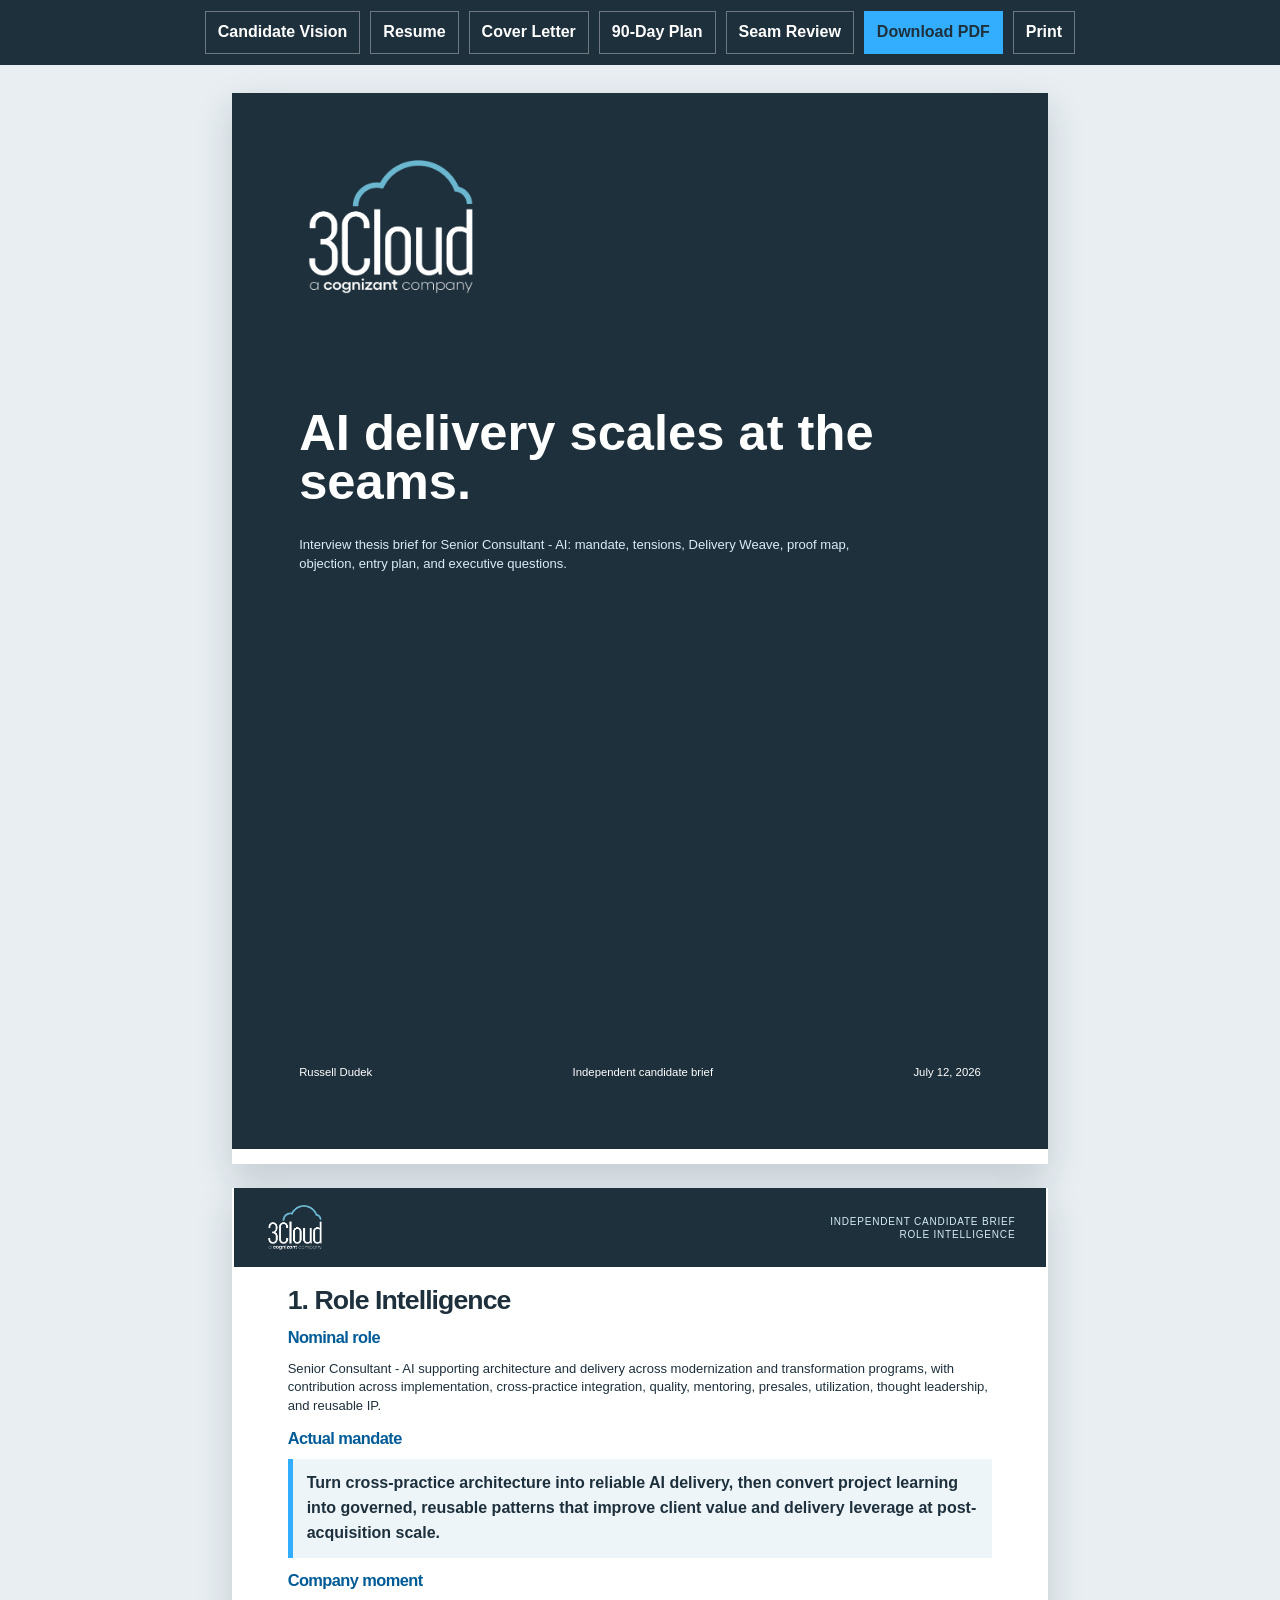
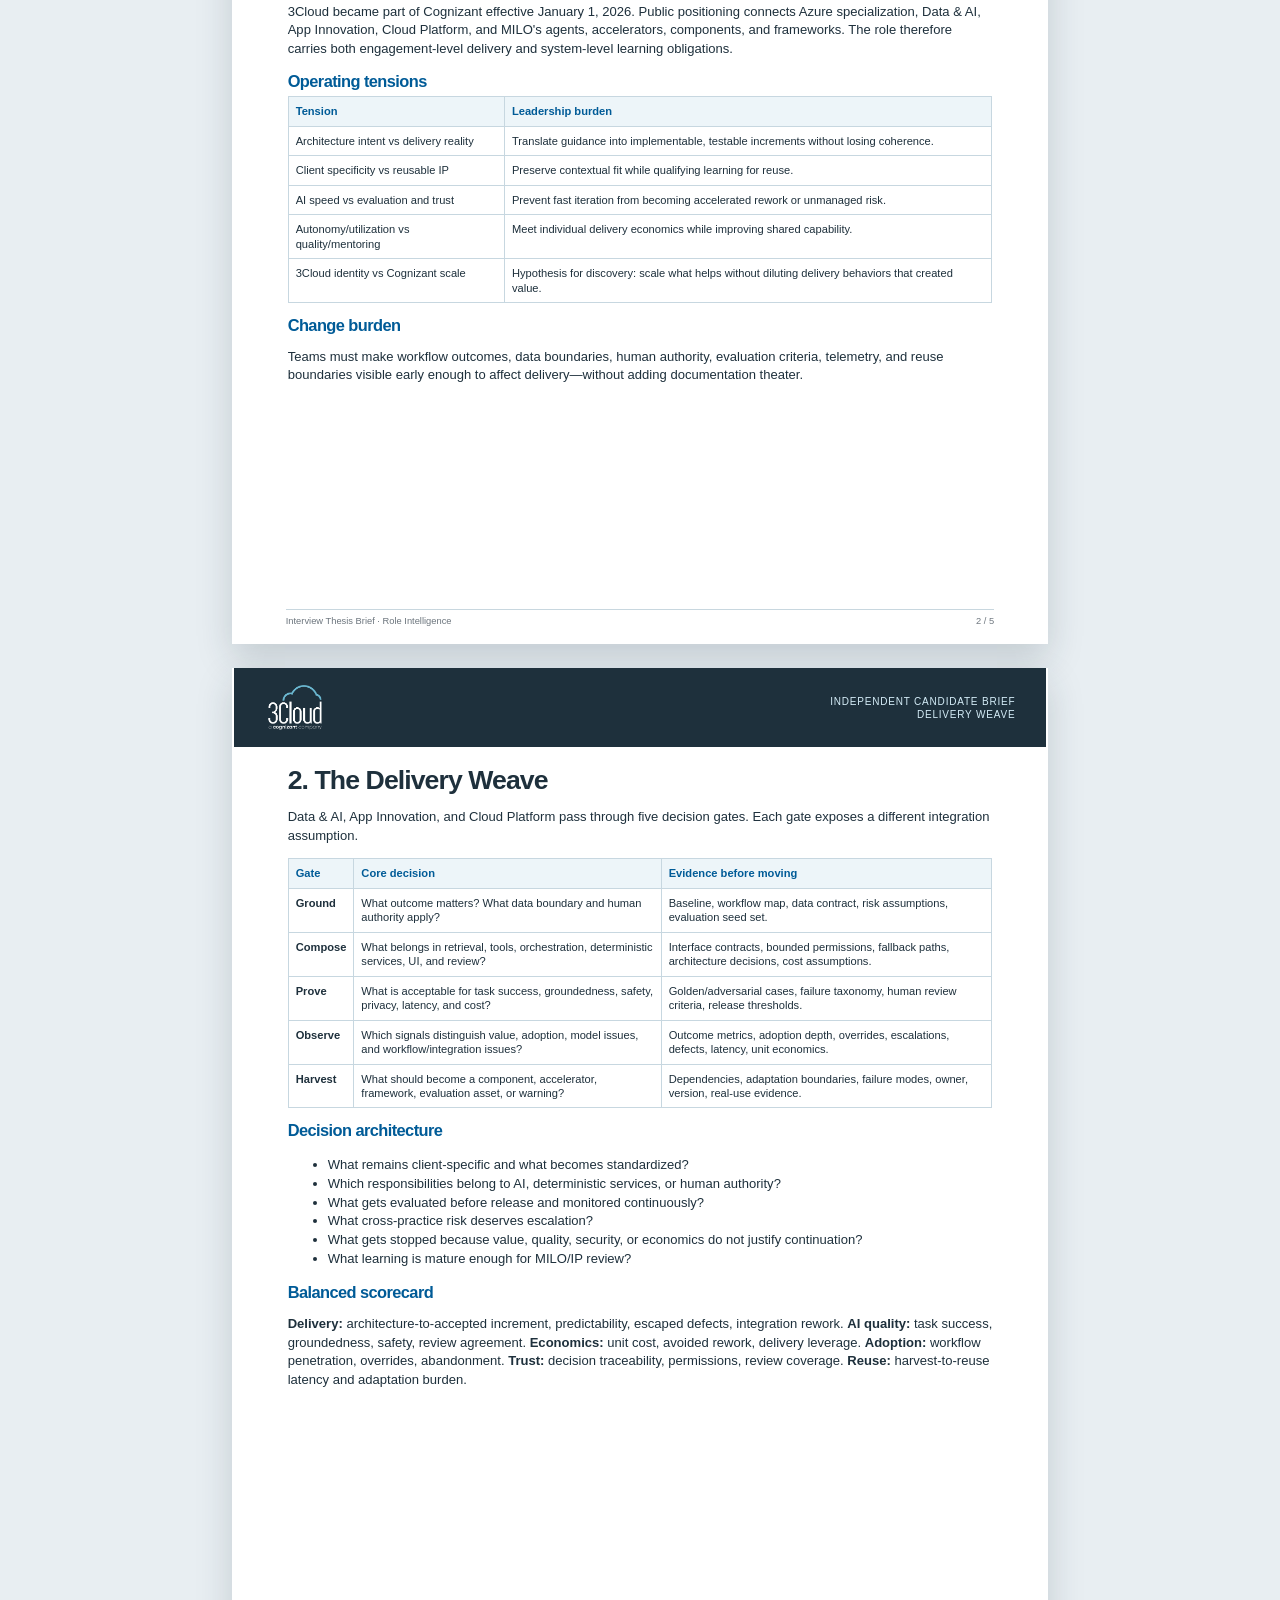
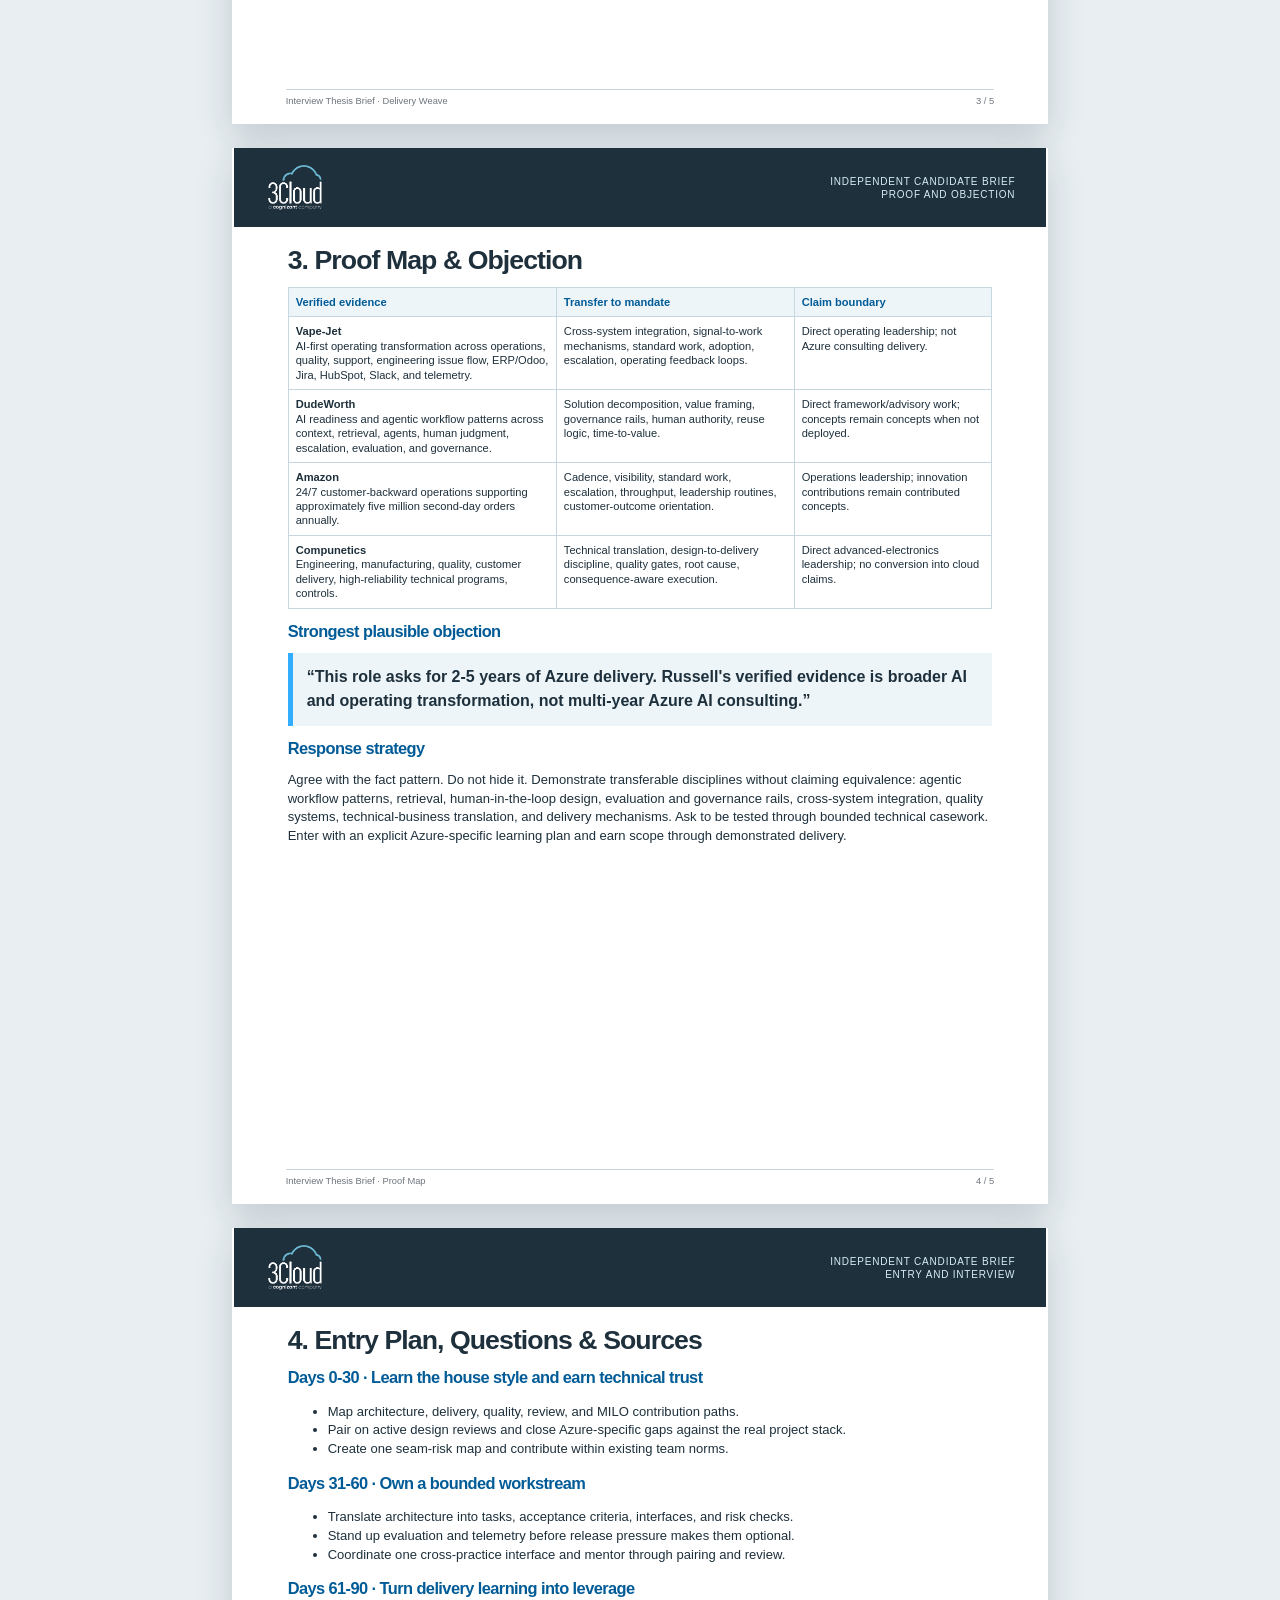
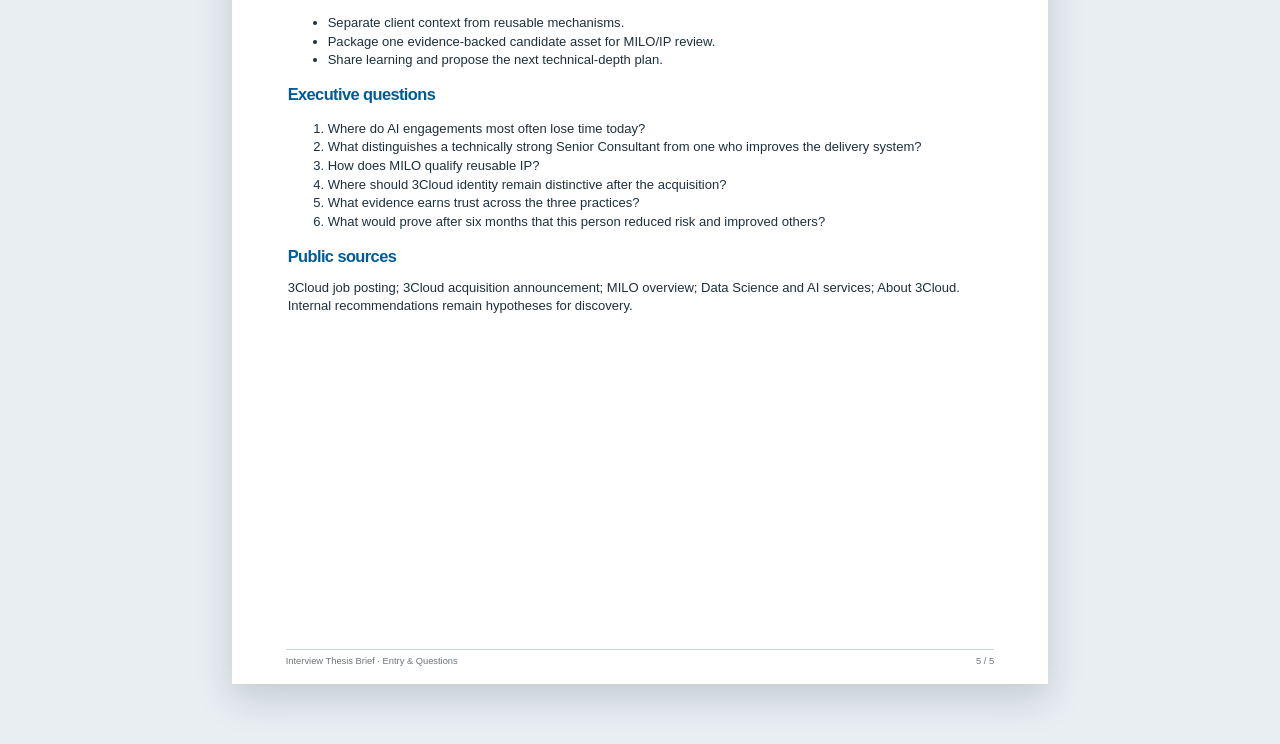
<file: interview-brief.html>
<!doctype html><html lang="en"><head><meta charset="utf-8"><meta name="viewport" content="width=device-width,initial-scale=1"><title>Interview Thesis Brief | Russell Dudek for 3Cloud</title><link rel="stylesheet" href="styles.css"><link rel="stylesheet" href="document-fixes.css"></head><body class="doc-body">
<div class="doc-toolbar no-print"><a href="index.html">Candidate Vision</a><a href="resume.html">Resume</a><a href="cover-letter.html">Cover Letter</a><a href="90-day-plan.html">90-Day Plan</a><a href="delivery-seam-review.html">Seam Review</a><a class="primary-action" href="docs/russell-dudek-3cloud-interview-brief.pdf" download>Download PDF</a><button onclick="window.print()">Print</button></div>
<main class="paper-stack brief">
<section class="paper brief-page"><div class="brief-cover"><div><img src="assets/brand/3cloud-logo-cognizant.png" alt="3Cloud, a Cognizant company"><h1>AI delivery scales at the seams.</h1><p>Interview thesis brief for Senior Consultant - AI: mandate, tensions, Delivery Weave, proof map, objection, entry plan, and executive questions.</p></div><div class="cover-bottom"><span>Russell Dudek</span><span>Independent candidate brief</span><span>July 12, 2026</span></div></div></section>
<section class="paper brief-page"><div class="doc-brand"><img src="assets/brand/3cloud-logo-cognizant.png" alt="3Cloud, a Cognizant company"><div class="doc-brand-copy">Independent candidate brief<br>Role intelligence</div></div><h2>1. Role Intelligence</h2><h3>Nominal role</h3><p>Senior Consultant - AI supporting architecture and delivery across modernization and transformation programs, with contribution across implementation, cross-practice integration, quality, mentoring, presales, utilization, thought leadership, and reusable IP.</p><h3>Actual mandate</h3><div class="callout"><strong>Turn cross-practice architecture into reliable AI delivery, then convert project learning into governed, reusable patterns that improve client value and delivery leverage at post-acquisition scale.</strong></div><h3>Company moment</h3><p>3Cloud became part of Cognizant effective January 1, 2026. Public positioning connects Azure specialization, Data &amp; AI, App Innovation, Cloud Platform, and MILO's agents, accelerators, components, and frameworks. The role therefore carries both engagement-level delivery and system-level learning obligations.</p><h3>Operating tensions</h3><table><tr><th>Tension</th><th>Leadership burden</th></tr><tr><td>Architecture intent vs delivery reality</td><td>Translate guidance into implementable, testable increments without losing coherence.</td></tr><tr><td>Client specificity vs reusable IP</td><td>Preserve contextual fit while qualifying learning for reuse.</td></tr><tr><td>AI speed vs evaluation and trust</td><td>Prevent fast iteration from becoming accelerated rework or unmanaged risk.</td></tr><tr><td>Autonomy/utilization vs quality/mentoring</td><td>Meet individual delivery economics while improving shared capability.</td></tr><tr><td>3Cloud identity vs Cognizant scale</td><td>Hypothesis for discovery: scale what helps without diluting delivery behaviors that created value.</td></tr></table><h3>Change burden</h3><p>Teams must make workflow outcomes, data boundaries, human authority, evaluation criteria, telemetry, and reuse boundaries visible early enough to affect delivery—without adding documentation theater.</p><div class="doc-foot"><span>Interview Thesis Brief · Role Intelligence</span><span>2 / 5</span></div></section>
<section class="paper brief-page"><div class="doc-brand"><img src="assets/brand/3cloud-logo-cognizant.png" alt="3Cloud, a Cognizant company"><div class="doc-brand-copy">Independent candidate brief<br>Delivery Weave</div></div><h2>2. The Delivery Weave</h2><p>Data &amp; AI, App Innovation, and Cloud Platform pass through five decision gates. Each gate exposes a different integration assumption.</p><table><tr><th>Gate</th><th>Core decision</th><th>Evidence before moving</th></tr><tr><td><strong>Ground</strong></td><td>What outcome matters? What data boundary and human authority apply?</td><td>Baseline, workflow map, data contract, risk assumptions, evaluation seed set.</td></tr><tr><td><strong>Compose</strong></td><td>What belongs in retrieval, tools, orchestration, deterministic services, UI, and review?</td><td>Interface contracts, bounded permissions, fallback paths, architecture decisions, cost assumptions.</td></tr><tr><td><strong>Prove</strong></td><td>What is acceptable for task success, groundedness, safety, privacy, latency, and cost?</td><td>Golden/adversarial cases, failure taxonomy, human review criteria, release thresholds.</td></tr><tr><td><strong>Observe</strong></td><td>Which signals distinguish value, adoption, model issues, and workflow/integration issues?</td><td>Outcome metrics, adoption depth, overrides, escalations, defects, latency, unit economics.</td></tr><tr><td><strong>Harvest</strong></td><td>What should become a component, accelerator, framework, evaluation asset, or warning?</td><td>Dependencies, adaptation boundaries, failure modes, owner, version, real-use evidence.</td></tr></table><h3>Decision architecture</h3><ul><li>What remains client-specific and what becomes standardized?</li><li>Which responsibilities belong to AI, deterministic services, or human authority?</li><li>What gets evaluated before release and monitored continuously?</li><li>What cross-practice risk deserves escalation?</li><li>What gets stopped because value, quality, security, or economics do not justify continuation?</li><li>What learning is mature enough for MILO/IP review?</li></ul><h3>Balanced scorecard</h3><p><strong>Delivery:</strong> architecture-to-accepted increment, predictability, escaped defects, integration rework. <strong>AI quality:</strong> task success, groundedness, safety, review agreement. <strong>Economics:</strong> unit cost, avoided rework, delivery leverage. <strong>Adoption:</strong> workflow penetration, overrides, abandonment. <strong>Trust:</strong> decision traceability, permissions, review coverage. <strong>Reuse:</strong> harvest-to-reuse latency and adaptation burden.</p><div class="doc-foot"><span>Interview Thesis Brief · Delivery Weave</span><span>3 / 5</span></div></section>
<section class="paper brief-page"><div class="doc-brand"><img src="assets/brand/3cloud-logo-cognizant.png" alt="3Cloud, a Cognizant company"><div class="doc-brand-copy">Independent candidate brief<br>Proof and objection</div></div><h2>3. Proof Map &amp; Objection</h2><table><tr><th>Verified evidence</th><th>Transfer to mandate</th><th>Claim boundary</th></tr><tr><td><strong>Vape-Jet</strong><br>AI-first operating transformation across operations, quality, support, engineering issue flow, ERP/Odoo, Jira, HubSpot, Slack, and telemetry.</td><td>Cross-system integration, signal-to-work mechanisms, standard work, adoption, escalation, operating feedback loops.</td><td>Direct operating leadership; not Azure consulting delivery.</td></tr><tr><td><strong>DudeWorth</strong><br>AI readiness and agentic workflow patterns across context, retrieval, agents, human judgment, escalation, evaluation, and governance.</td><td>Solution decomposition, value framing, governance rails, human authority, reuse logic, time-to-value.</td><td>Direct framework/advisory work; concepts remain concepts when not deployed.</td></tr><tr><td><strong>Amazon</strong><br>24/7 customer-backward operations supporting approximately five million second-day orders annually.</td><td>Cadence, visibility, standard work, escalation, throughput, leadership routines, customer-outcome orientation.</td><td>Operations leadership; innovation contributions remain contributed concepts.</td></tr><tr><td><strong>Compunetics</strong><br>Engineering, manufacturing, quality, customer delivery, high-reliability technical programs, controls.</td><td>Technical translation, design-to-delivery discipline, quality gates, root cause, consequence-aware execution.</td><td>Direct advanced-electronics leadership; no conversion into cloud claims.</td></tr></table><h3>Strongest plausible objection</h3><div class="callout"><strong>“This role asks for 2-5 years of Azure delivery. Russell's verified evidence is broader AI and operating transformation, not multi-year Azure AI consulting.”</strong></div><h3>Response strategy</h3><p>Agree with the fact pattern. Do not hide it. Demonstrate transferable disciplines without claiming equivalence: agentic workflow patterns, retrieval, human-in-the-loop design, evaluation and governance rails, cross-system integration, quality systems, technical-business translation, and delivery mechanisms. Ask to be tested through bounded technical casework. Enter with an explicit Azure-specific learning plan and earn scope through demonstrated delivery.</p><div class="doc-foot"><span>Interview Thesis Brief · Proof Map</span><span>4 / 5</span></div></section>
<section class="paper brief-page"><div class="doc-brand"><img src="assets/brand/3cloud-logo-cognizant.png" alt="3Cloud, a Cognizant company"><div class="doc-brand-copy">Independent candidate brief<br>Entry and interview</div></div><h2>4. Entry Plan, Questions &amp; Sources</h2><h3>Days 0-30 · Learn the house style and earn technical trust</h3><ul><li>Map architecture, delivery, quality, review, and MILO contribution paths.</li><li>Pair on active design reviews and close Azure-specific gaps against the real project stack.</li><li>Create one seam-risk map and contribute within existing team norms.</li></ul><h3>Days 31-60 · Own a bounded workstream</h3><ul><li>Translate architecture into tasks, acceptance criteria, interfaces, and risk checks.</li><li>Stand up evaluation and telemetry before release pressure makes them optional.</li><li>Coordinate one cross-practice interface and mentor through pairing and review.</li></ul><h3>Days 61-90 · Turn delivery learning into leverage</h3><ul><li>Separate client context from reusable mechanisms.</li><li>Package one evidence-backed candidate asset for MILO/IP review.</li><li>Share learning and propose the next technical-depth plan.</li></ul><h3>Executive questions</h3><ol><li>Where do AI engagements most often lose time today?</li><li>What distinguishes a technically strong Senior Consultant from one who improves the delivery system?</li><li>How does MILO qualify reusable IP?</li><li>Where should 3Cloud identity remain distinctive after the acquisition?</li><li>What evidence earns trust across the three practices?</li><li>What would prove after six months that this person reduced risk and improved others?</li></ol><h3>Public sources</h3><p>3Cloud job posting; 3Cloud acquisition announcement; MILO overview; Data Science and AI services; About 3Cloud. Internal recommendations remain hypotheses for discovery.</p><div class="doc-foot"><span>Interview Thesis Brief · Entry &amp; Questions</span><span>5 / 5</span></div></section>
</main></body></html>
</file>
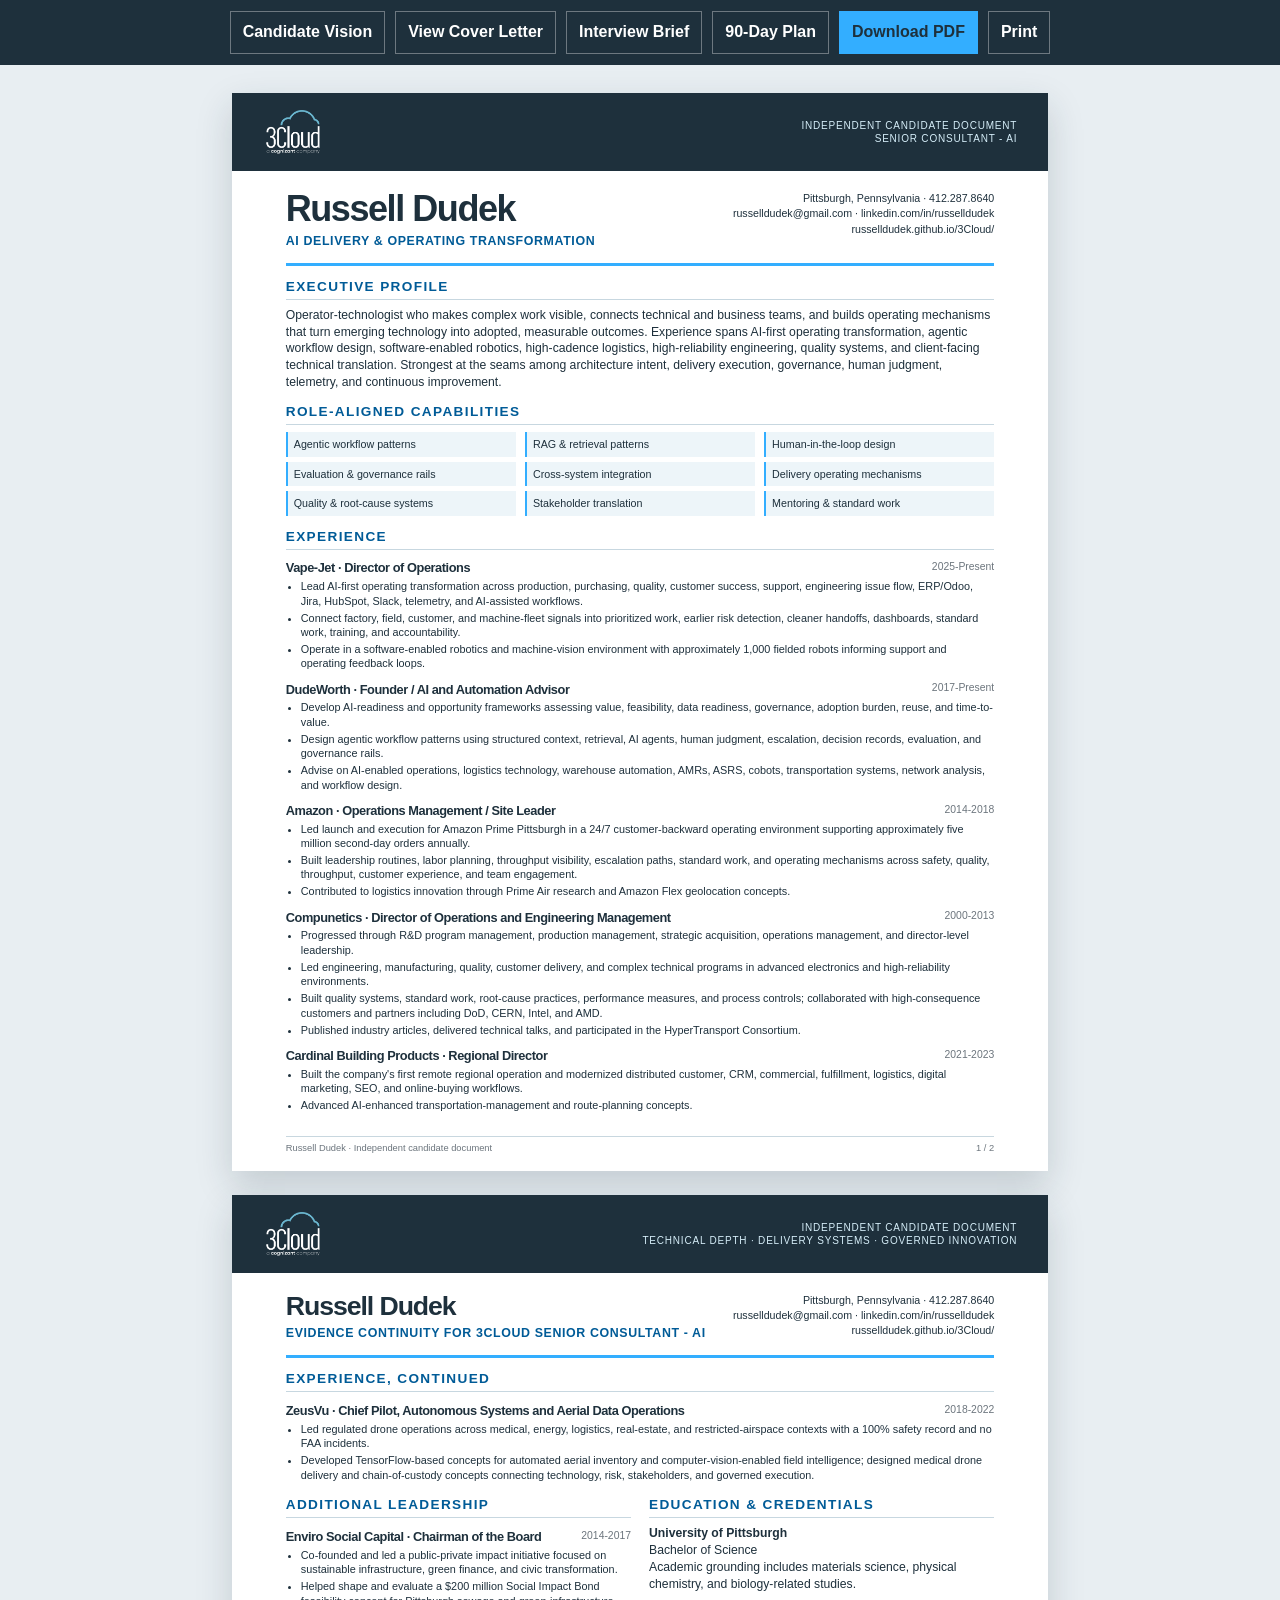
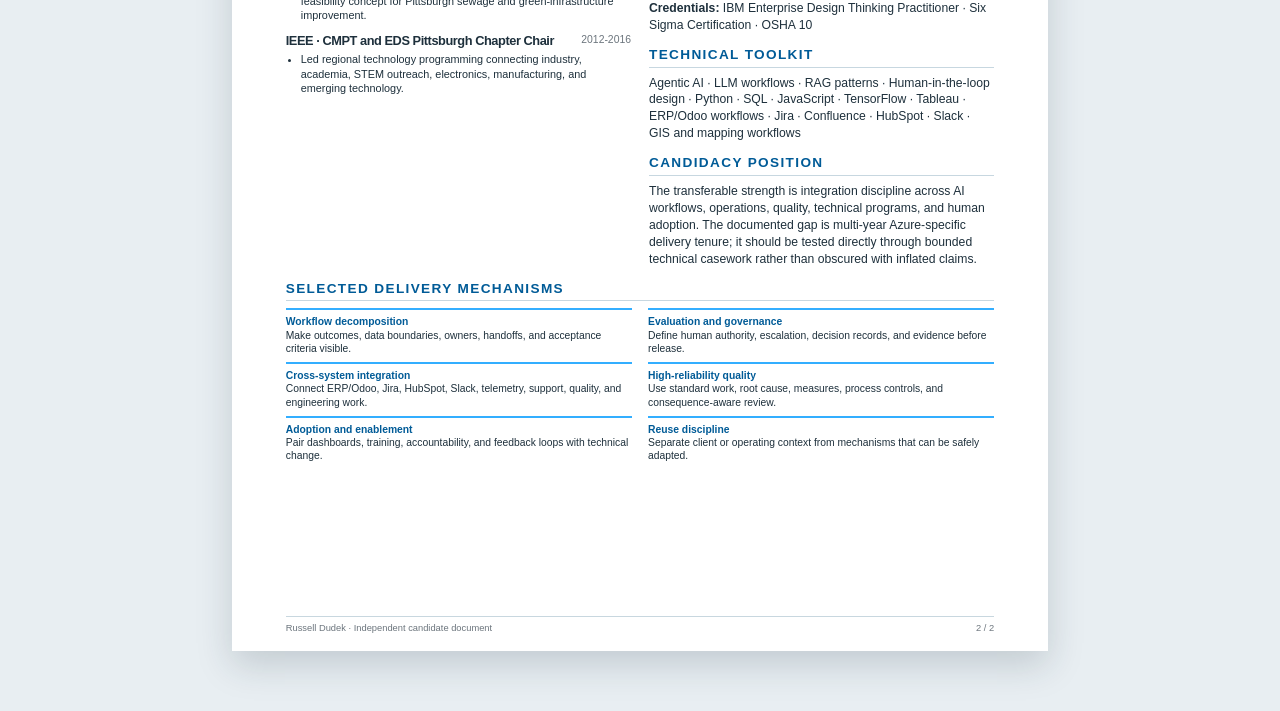
<file: resume.html>
<!doctype html><html lang="en"><head><meta charset="utf-8"><meta name="viewport" content="width=device-width,initial-scale=1"><title>Russell Dudek | Role-Aligned Resume | 3Cloud</title><link rel="stylesheet" href="styles.css"><link rel="stylesheet" href="document-fixes.css"></head><body class="doc-body">
<div class="doc-toolbar no-print"><a href="index.html">Candidate Vision</a><a href="cover-letter.html">View Cover Letter</a><a href="interview-brief.html">Interview Brief</a><a href="90-day-plan.html">90-Day Plan</a><a class="primary-action" href="docs/russell-dudek-3cloud-resume.pdf" download>Download PDF</a><button onclick="window.print()">Print</button></div>
<main class="paper-stack" aria-label="Two-page role-aligned resume">
<section class="paper resume-page"><div class="doc-brand"><img src="assets/brand/3cloud-logo-cognizant.png" alt="3Cloud, a Cognizant company"><div class="doc-brand-copy">Independent candidate document<br>Senior Consultant - AI</div></div>
<header class="resume-head"><div><h1 class="resume-name">Russell Dudek</h1><div class="resume-target">AI Delivery &amp; Operating Transformation</div></div><div class="contact">Pittsburgh, Pennsylvania · <a href="tel:+14122878640">412.287.8640</a><br><a href="mailto:russelldudek@gmail.com">russelldudek@gmail.com</a> · <a href="https://www.linkedin.com/in/russelldudek">linkedin.com/in/russelldudek</a><br><a href="https://russelldudek.github.io/3Cloud/">russelldudek.github.io/3Cloud/</a></div></header>
<div class="doc-section"><h2>Executive Profile</h2><p class="summary">Operator-technologist who makes complex work visible, connects technical and business teams, and builds operating mechanisms that turn emerging technology into adopted, measurable outcomes. Experience spans AI-first operating transformation, agentic workflow design, software-enabled robotics, high-cadence logistics, high-reliability engineering, quality systems, and client-facing technical translation. Strongest at the seams among architecture intent, delivery execution, governance, human judgment, telemetry, and continuous improvement.</p></div>
<div class="doc-section"><h2>Role-Aligned Capabilities</h2><div class="cap-list"><span>Agentic workflow patterns</span><span>RAG &amp; retrieval patterns</span><span>Human-in-the-loop design</span><span>Evaluation &amp; governance rails</span><span>Cross-system integration</span><span>Delivery operating mechanisms</span><span>Quality &amp; root-cause systems</span><span>Stakeholder translation</span><span>Mentoring &amp; standard work</span></div></div>
<div class="doc-section"><h2>Experience</h2>
<article class="role"><div class="role-head"><h3>Vape-Jet · Director of Operations</h3><div class="meta">2025-Present</div></div><ul><li>Lead AI-first operating transformation across production, purchasing, quality, customer success, support, engineering issue flow, ERP/Odoo, Jira, HubSpot, Slack, telemetry, and AI-assisted workflows.</li><li>Connect factory, field, customer, and machine-fleet signals into prioritized work, earlier risk detection, cleaner handoffs, dashboards, standard work, training, and accountability.</li><li>Operate in a software-enabled robotics and machine-vision environment with approximately 1,000 fielded robots informing support and operating feedback loops.</li></ul></article>
<article class="role"><div class="role-head"><h3>DudeWorth · Founder / AI and Automation Advisor</h3><div class="meta">2017-Present</div></div><ul><li>Develop AI-readiness and opportunity frameworks assessing value, feasibility, data readiness, governance, adoption burden, reuse, and time-to-value.</li><li>Design agentic workflow patterns using structured context, retrieval, AI agents, human judgment, escalation, decision records, evaluation, and governance rails.</li><li>Advise on AI-enabled operations, logistics technology, warehouse automation, AMRs, ASRS, cobots, transportation systems, network analysis, and workflow design.</li></ul></article>
<article class="role"><div class="role-head"><h3>Amazon · Operations Management / Site Leader</h3><div class="meta">2014-2018</div></div><ul><li>Led launch and execution for Amazon Prime Pittsburgh in a 24/7 customer-backward operating environment supporting approximately five million second-day orders annually.</li><li>Built leadership routines, labor planning, throughput visibility, escalation paths, standard work, and operating mechanisms across safety, quality, throughput, customer experience, and team engagement.</li><li>Contributed to logistics innovation through Prime Air research and Amazon Flex geolocation concepts.</li></ul></article>
<article class="role"><div class="role-head"><h3>Compunetics · Director of Operations and Engineering Management</h3><div class="meta">2000-2013</div></div><ul><li>Progressed through R&amp;D program management, production management, strategic acquisition, operations management, and director-level leadership.</li><li>Led engineering, manufacturing, quality, customer delivery, and complex technical programs in advanced electronics and high-reliability environments.</li><li>Built quality systems, standard work, root-cause practices, performance measures, and process controls; collaborated with high-consequence customers and partners including DoD, CERN, Intel, and AMD.</li><li>Published industry articles, delivered technical talks, and participated in the HyperTransport Consortium.</li></ul></article>
<article class="role"><div class="role-head"><h3>Cardinal Building Products · Regional Director</h3><div class="meta">2021-2023</div></div><ul><li>Built the company's first remote regional operation and modernized distributed customer, CRM, commercial, fulfillment, logistics, digital marketing, SEO, and online-buying workflows.</li><li>Advanced AI-enhanced transportation-management and route-planning concepts.</li></ul></article>
</div><div class="doc-foot"><span>Russell Dudek · Independent candidate document</span><span>1 / 2</span></div></section>
<section class="paper resume-page"><div class="doc-brand"><img src="assets/brand/3cloud-logo-cognizant.png" alt="3Cloud, a Cognizant company"><div class="doc-brand-copy">Independent candidate document<br>Technical depth · delivery systems · governed innovation</div></div>
<header class="resume-head"><div><div class="resume-name" style="font-size:20pt">Russell Dudek</div><div class="resume-target">Evidence continuity for 3Cloud Senior Consultant - AI</div></div><div class="contact">Pittsburgh, Pennsylvania · <a href="tel:+14122878640">412.287.8640</a><br><a href="mailto:russelldudek@gmail.com">russelldudek@gmail.com</a> · <a href="https://www.linkedin.com/in/russelldudek">linkedin.com/in/russelldudek</a><br><a href="https://russelldudek.github.io/3Cloud/">russelldudek.github.io/3Cloud/</a></div></header>
<div class="doc-section"><h2>Experience, Continued</h2>


<article class="role"><div class="role-head"><h3>ZeusVu · Chief Pilot, Autonomous Systems and Aerial Data Operations</h3><div class="meta">2018-2022</div></div><ul><li>Led regulated drone operations across medical, energy, logistics, real-estate, and restricted-airspace contexts with a 100% safety record and no FAA incidents.</li><li>Developed TensorFlow-based concepts for automated aerial inventory and computer-vision-enabled field intelligence; designed medical drone delivery and chain-of-custody concepts connecting technology, risk, stakeholders, and governed execution.</li></ul></article>
</div>
<div class="doc-grid-2"><div class="doc-section"><h2>Additional Leadership</h2><article class="role"><div class="role-head"><h3>Enviro Social Capital · Chairman of the Board</h3><div class="meta">2014-2017</div></div><ul><li>Co-founded and led a public-private impact initiative focused on sustainable infrastructure, green finance, and civic transformation.</li><li>Helped shape and evaluate a $200 million Social Impact Bond feasibility concept for Pittsburgh sewage and green-infrastructure improvement.</li></ul></article><article class="role"><div class="role-head"><h3>IEEE · CMPT and EDS Pittsburgh Chapter Chair</h3><div class="meta">2012-2016</div></div><ul><li>Led regional technology programming connecting industry, academia, STEM outreach, electronics, manufacturing, and emerging technology.</li></ul></article></div>
<div><div class="doc-section"><h2>Education &amp; Credentials</h2><p class="summary"><strong>University of Pittsburgh</strong><br>Bachelor of Science<br>Academic grounding includes materials science, physical chemistry, and biology-related studies.</p><p class="summary" style="margin-top:7px"><strong>Credentials:</strong> IBM Enterprise Design Thinking Practitioner · Six Sigma Certification · OSHA 10</p></div><div class="doc-section"><h2>Technical Toolkit</h2><p class="summary">Agentic AI · LLM workflows · RAG patterns · Human-in-the-loop design · Python · SQL · JavaScript · TensorFlow · Tableau · ERP/Odoo workflows · Jira · Confluence · HubSpot · Slack · GIS and mapping workflows</p></div><div class="doc-section"><h2>Candidacy Position</h2><p class="summary">The transferable strength is integration discipline across AI workflows, operations, quality, technical programs, and human adoption. The documented gap is multi-year Azure-specific delivery tenure; it should be tested directly through bounded technical casework rather than obscured with inflated claims.</p></div></div></div>
<div class="doc-section"><h2>Selected Delivery Mechanisms</h2><div class="mechanism-grid"><div><strong>Workflow decomposition</strong><br>Make outcomes, data boundaries, owners, handoffs, and acceptance criteria visible.</div><div><strong>Evaluation and governance</strong><br>Define human authority, escalation, decision records, and evidence before release.</div><div><strong>Cross-system integration</strong><br>Connect ERP/Odoo, Jira, HubSpot, Slack, telemetry, support, quality, and engineering work.</div><div><strong>High-reliability quality</strong><br>Use standard work, root cause, measures, process controls, and consequence-aware review.</div><div><strong>Adoption and enablement</strong><br>Pair dashboards, training, accountability, and feedback loops with technical change.</div><div><strong>Reuse discipline</strong><br>Separate client or operating context from mechanisms that can be safely adapted.</div></div></div>
<div class="doc-foot"><span>Russell Dudek · Independent candidate document</span><span>2 / 2</span></div></section>
</main></body></html>
</file>
<file: styles.css>
@import url('./brand-tokens.css');

* { box-sizing: border-box; }
html { scroll-behavior: smooth; }
body {
  margin: 0;
  color: var(--brand-ink);
  background: var(--brand-white);
  font-family: "IBM Plex Sans", "Liberation Sans", "Segoe UI", Arial, sans-serif;
  line-height: 1.55;
}
a { color: var(--brand-blue); text-underline-offset: 3px; }
a:hover { text-decoration-thickness: 2px; }
:focus-visible { outline: 3px solid var(--campaign-signal); outline-offset: 3px; }
img { max-width: 100%; height: auto; }
button, a { -webkit-tap-highlight-color: transparent; }

.site-shell { min-height: 100vh; overflow: clip; }
.topbar {
  position: sticky; top: 0; z-index: 50;
  background: rgba(30,48,60,.96);
  border-bottom: 1px solid rgba(255,255,255,.14);
  backdrop-filter: blur(12px);
}
.topbar-inner { max-width: 1220px; margin: auto; padding: 12px 24px; display:flex; align-items:center; justify-content:space-between; gap:24px; }
.identity-lockup { display:flex; align-items:center; gap:16px; text-decoration:none; color:#fff; min-width:0; }
.identity-lockup img { width: 122px; max-height: 58px; object-fit: contain; object-position:left center; }
.identity-copy { display:grid; line-height:1.15; border-left:1px solid rgba(255,255,255,.32); padding-left:15px; }
.identity-copy strong { font-size:.82rem; letter-spacing:.06em; text-transform:uppercase; }
.identity-copy span { color:#ccecff; font-size:.72rem; margin-top:4px; }
.nav { display:flex; align-items:center; gap:16px; flex-wrap:wrap; justify-content:flex-end; }
.nav a { color:#fff; text-decoration:none; font-weight:700; font-size:.84rem; }
.nav .nav-cta { border:1px solid var(--brand-sky); color:var(--brand-sky); border-radius:4px; padding:8px 12px; }

.hero { background: var(--brand-ink); color:#fff; min-height: 760px; display:grid; align-items:center; position:relative; }
.hero::before { content:""; position:absolute; inset:0; background-image:linear-gradient(rgba(51,174,255,.075) 1px,transparent 1px),linear-gradient(90deg,rgba(51,174,255,.075) 1px,transparent 1px); background-size:58px 58px; mask-image:linear-gradient(to bottom,#000 15%,transparent 92%); }
.hero-inner { max-width:1220px; margin:auto; padding:76px 24px 88px; display:grid; grid-template-columns:1.04fr .96fr; gap:72px; align-items:center; position:relative; z-index:1; }
.candidate-label { color:var(--brand-sky); text-transform:uppercase; letter-spacing:.14em; font-size:.78rem; font-weight:800; }
.hero h1 { font-size:clamp(3.8rem,7.3vw,7.2rem); line-height:.93; letter-spacing:-.06em; margin:20px 0 26px; max-width:760px; }
.hero h1 span { color:var(--brand-sky); }
.hero .lede { color:#dceaf2; font-size:clamp(1.1rem,1.6vw,1.35rem); max-width:690px; }
.hero-actions { display:flex; flex-wrap:wrap; gap:12px; margin-top:32px; }
.btn { display:inline-flex; align-items:center; justify-content:center; min-height:48px; padding:0 18px; border-radius:4px; border:1px solid var(--brand-sky); text-decoration:none; font-weight:800; }
.btn-primary { background:var(--brand-sky); color:var(--brand-ink); }
.btn-secondary { color:#fff; background:transparent; }

.weave-stage { position:relative; min-height:540px; border:1px solid rgba(255,255,255,.2); background:linear-gradient(145deg,rgba(0,91,151,.26),rgba(30,48,60,.82)); overflow:hidden; }
.weave-stage::after { content:""; position:absolute; inset:18px; border:1px solid rgba(255,255,255,.12); pointer-events:none; }
.stage-label { position:absolute; left:28px; top:24px; font-size:.72rem; letter-spacing:.16em; text-transform:uppercase; font-weight:800; color:#ccecff; }
.thread { position:absolute; left:-10%; width:120%; height:82px; border-radius:48px; opacity:.92; box-shadow:inset 0 0 0 1px rgba(255,255,255,.4); }
.thread::after { content:""; position:absolute; inset:14px 22px; border-top:1px dashed rgba(255,255,255,.62); }
.thread-data { top:126px; background:linear-gradient(90deg,var(--brand-blue),var(--brand-sky)); transform:rotate(7deg); animation:threadData 8s ease-in-out infinite; }
.thread-app { top:234px; background:linear-gradient(90deg,#2d93c4,#57c7e8); transform:rotate(-5deg); animation:threadApp 9s ease-in-out infinite; }
.thread-cloud { top:342px; background:linear-gradient(90deg,#29465a,var(--brand-blue)); transform:rotate(4deg); animation:threadCloud 10s ease-in-out infinite; }
.thread-tag { position:absolute; z-index:4; padding:7px 10px; background:var(--brand-ink); color:#fff; border:1px solid rgba(255,255,255,.35); font-size:.75rem; font-weight:800; }
.tag-data { left:24px; top:112px; } .tag-app { right:24px; top:242px; } .tag-cloud { left:46px; top:375px; }
.gate { position:absolute; z-index:5; width:90px; height:90px; display:grid; place-items:center; text-align:center; background:#fff; color:var(--brand-ink); border:4px solid var(--brand-sky); font-size:.72rem; font-weight:900; letter-spacing:.04em; box-shadow:0 14px 28px rgba(0,0,0,.24); }
.g1{left:26%;top:88px}.g2{right:18%;top:154px}.g3{left:18%;top:270px}.g4{right:24%;top:334px}.g5{left:43%;top:420px;border-color:var(--campaign-signal)}
@keyframes threadData { 0%,100%{transform:rotate(7deg) translateX(0)} 50%{transform:rotate(5deg) translateX(18px)} }
@keyframes threadApp { 0%,100%{transform:rotate(-5deg) translateX(0)} 50%{transform:rotate(-3deg) translateX(-18px)} }
@keyframes threadCloud { 0%,100%{transform:rotate(4deg) translateX(0)} 50%{transform:rotate(6deg) translateX(13px)} }

.brand-band { background:var(--brand-blue); color:#fff; }
.fact-grid { max-width:1220px; margin:auto; display:grid; grid-template-columns:repeat(3,1fr); }
.fact { padding:34px 28px; border-right:1px solid rgba(255,255,255,.22); }
.fact:last-child { border-right:0; }
.fact strong { display:block; font-size:2rem; letter-spacing:-.04em; }
.fact span { color:#d8f1ff; font-size:.92rem; }
.section { padding:92px 24px; }
.section-tight { padding:60px 24px; }
.wrap { max-width:1180px; margin:auto; }
.eyebrow { color:var(--brand-blue); text-transform:uppercase; letter-spacing:.15em; font-size:.75rem; font-weight:800; margin-bottom:13px; }
h2,h3 { margin-top:0; line-height:1.08; letter-spacing:-.035em; }
h2 { font-size:clamp(2.4rem,4.7vw,4.6rem); max-width:900px; margin-bottom:22px; }
h3 { font-size:1.3rem; }
.lede { font-size:1.22rem; color:#4b6170; max-width:810px; }
.small { font-size:.88rem; color:var(--brand-gray); }

.mandate-layout { display:grid; grid-template-columns:.82fr 1.18fr; gap:68px; align-items:start; }
.mandate-copy { position:sticky; top:110px; }
.tension-rail { display:grid; gap:0; border-top:1px solid #c7d7e0; }
.tension { display:grid; grid-template-columns:1fr auto 1fr; gap:20px; padding:20px 0; border-bottom:1px solid #c7d7e0; align-items:center; }
.tension strong:last-child { text-align:right; color:var(--brand-blue); }
.tension span { font-size:.68rem; letter-spacing:.14em; font-weight:900; color:var(--brand-gray); }
.actual-mandate { margin-top:30px; padding:28px; background:var(--brand-mist); border-left:6px solid var(--brand-sky); font-size:1.16rem; }

.weave-section { background:#f3f7f9; }
.tabs { display:grid; grid-template-columns:repeat(5,1fr); gap:2px; margin:34px 0 0; }
.tab { border:0; border-top:4px solid #bdd2df; background:#fff; padding:17px 12px; font:inherit; font-weight:800; color:var(--brand-ink); cursor:pointer; }
.tab[aria-selected="true"] { border-top-color:var(--brand-sky); background:var(--brand-ink); color:#fff; }
.tab-panel { display:none; grid-template-columns:170px 1fr; background:#fff; border:1px solid #c7d7e0; min-height:290px; }
.tab-panel.active { display:grid; animation:panelIn .36s ease-out both; }
@keyframes panelIn { from{opacity:0;transform:translateY(12px)} to{opacity:1;transform:none} }
.panel-index { display:grid; place-items:center; background:var(--brand-blue); color:#fff; font-size:4rem; font-weight:900; }
.panel-body { padding:32px; }
.panel-body h3 { font-size:1.75rem; }
.panel-grid { display:grid; grid-template-columns:repeat(3,1fr); gap:22px; margin-top:22px; }
.panel-item { border-top:3px solid var(--brand-sky); padding-top:12px; }
.panel-item h4 { margin:0 0 7px; text-transform:uppercase; font-size:.75rem; letter-spacing:.1em; color:var(--brand-blue); }

.decision-layout { display:grid; grid-template-columns:.72fr 1.28fr; gap:64px; }
.decision-stack { border-top:1px solid #c9d7de; }
.decision-row { display:grid; grid-template-columns:76px 1fr; gap:20px; padding:20px 0; border-bottom:1px solid #c9d7de; }
.decision-row b { color:var(--brand-sky); font-size:1.5rem; }
.decision-row h3 { margin-bottom:6px; }
.decision-row p { margin:0; color:#526773; }

.stakeholder-map { margin-top:42px; display:grid; grid-template-columns:1fr 1fr 1fr; gap:1px; background:#b8cad4; border:1px solid #b8cad4; }
.stake { background:#fff; padding:24px; min-height:170px; }
.stake strong { display:block; color:var(--brand-blue); text-transform:uppercase; font-size:.75rem; letter-spacing:.1em; margin-bottom:10px; }

.evidence-section { background:var(--brand-ink); color:#fff; }
.evidence-section .eyebrow { color:var(--brand-sky); }
.evidence-section .lede { color:#d7e6ee; }
.timeline { margin-top:42px; }
.timeline-item { display:grid; grid-template-columns:230px 1fr; gap:32px; padding:28px 0; border-top:1px solid rgba(255,255,255,.2); }
.timeline-role b { display:block; font-size:1.15rem; }
.timeline-role span { color:#a9c8d8; font-size:.88rem; }
.timeline-copy { color:#e1edf3; }

.plan-preview { display:grid; grid-template-columns:repeat(3,1fr); gap:1px; background:#bdd0db; border:1px solid #bdd0db; margin-top:38px; }
.phase { background:#fff; padding:28px; }
.days { color:var(--brand-blue); text-transform:uppercase; letter-spacing:.12em; font-weight:900; font-size:.74rem; }
.phase ul { padding-left:18px; color:#536874; }

.objection { display:grid; grid-template-columns:.8fr 1.2fr; gap:44px; border-left:8px solid var(--campaign-signal); background:#fffaf0; padding:36px; }
.objection h3 { font-size:1.7rem; }
.questions { counter-reset:q; display:grid; grid-template-columns:repeat(2,1fr); border-top:1px solid #bfd1db; border-left:1px solid #bfd1db; margin-top:32px; }
.question { counter-increment:q; padding:24px; border-right:1px solid #bfd1db; border-bottom:1px solid #bfd1db; }
.question::before { content:counter(q,decimal-leading-zero); display:block; color:var(--brand-sky); font-weight:900; letter-spacing:.1em; margin-bottom:8px; }
.sources { background:#f3f7f9; }
.source-list { max-width:920px; display:grid; gap:13px; }
.footer { background:#101e27; color:#c9d9e1; padding:30px 24px; }
.footer-inner { max-width:1180px; margin:auto; display:flex; justify-content:space-between; gap:24px; flex-wrap:wrap; }
.footer a { color:#fff; }
.independent-note { max-width:650px; font-size:.82rem; color:#9eb6c4; }

/* Web document surfaces */
.doc-body { background:#e8eef2; }
.doc-toolbar { position:sticky; top:0; z-index:60; background:var(--brand-ink); display:flex; justify-content:center; flex-wrap:wrap; gap:10px; padding:11px 18px; }
.doc-toolbar a, .doc-toolbar button { color:#fff; border:1px solid rgba(255,255,255,.35); background:transparent; text-decoration:none; padding:8px 12px; font:inherit; font-weight:700; cursor:pointer; }
.doc-toolbar .primary-action { background:var(--brand-sky); color:var(--brand-ink); border-color:var(--brand-sky); }
.paper-stack { padding:28px 14px 60px; display:grid; gap:24px; justify-content:center; }
.paper { width:8.5in; min-height:11in; height:11in; background:#fff; box-shadow:0 14px 34px rgba(25,48,62,.18); position:relative; overflow:hidden; padding:.48in .56in .42in; }
.doc-brand { display:flex; align-items:center; justify-content:space-between; gap:20px; background:var(--brand-ink); color:#fff; margin:-.48in -.56in .2in; padding:.18in .32in; }
.doc-brand img { width:1.18in; height:.46in; object-fit:contain; object-position:left center; }
.doc-brand-copy { text-align:right; font-size:7.5pt; line-height:1.3; text-transform:uppercase; letter-spacing:.08em; color:#d5edf8; }
.resume-head { display:grid; grid-template-columns:1fr auto; gap:20px; border-bottom:3px solid var(--brand-sky); padding-bottom:12px; margin-bottom:12px; }
.resume-name { font-size:27pt; line-height:1; font-weight:800; letter-spacing:-.04em; }
.resume-target { font-size:9.3pt; font-weight:800; color:var(--brand-blue); text-transform:uppercase; letter-spacing:.05em; margin-top:5px; }
.contact { text-align:right; font-size:8pt; line-height:1.45; }
.doc-section { margin-top:12px; }
.doc-section h2 { font-size:10.2pt; text-transform:uppercase; letter-spacing:.1em; color:var(--brand-blue); border-bottom:1px solid #c7d7e0; padding-bottom:4px; margin:0 0 7px; }
.summary { margin:0; font-size:9pt; line-height:1.36; }
.cap-list { display:grid; grid-template-columns:repeat(3,1fr); gap:4px 9px; font-size:7.9pt; }
.cap-list span { background:#edf5f9; border-left:2px solid var(--brand-sky); padding:4px 6px; }
.role { margin-top:8px; break-inside:avoid; }
.role-head { display:grid; grid-template-columns:1fr auto; gap:10px; align-items:end; }
.role-head h3 { margin:0; font-size:9.6pt; }
.role-head .meta { font-size:7.8pt; color:var(--brand-gray); }
.role ul { margin:4px 0 0 15px; padding:0; font-size:7.9pt; line-height:1.29; }
.role li { margin-bottom:2px; }
.doc-grid-2 { display:grid; grid-template-columns:1fr 1fr; gap:18px; }
.doc-foot { position:absolute; left:.56in; right:.56in; bottom:.16in; border-top:1px solid #c8d7df; padding-top:4px; display:flex; justify-content:space-between; font-size:7pt; color:var(--brand-gray); }
.letter { font-size:9.8pt; line-height:1.42; }
.letter-head { display:grid; grid-template-columns:1fr auto; gap:20px; border-bottom:3px solid var(--brand-sky); padding-bottom:12px; margin-bottom:16px; }
.letter p { margin:0 0 10px; }
.signature { font-weight:800; margin-top:16px; }
.brief-page { padding:.48in .58in .42in; }
.brief-cover { margin:-.48in -.58in -.42in; min-height:11in; background:var(--brand-ink); color:#fff; padding:.7in; display:flex; flex-direction:column; justify-content:space-between; }
.brief-cover img { width:2.35in; max-height:1.4in; object-fit:contain; object-position:left top; }
.brief-cover h1 { font-size:38pt; line-height:.98; max-width:6.8in; margin:1.1in 0 .3in; }
.brief-cover p { font-size:14pt; max-width:6.3in; color:#d8ecf6; }
.brief-cover .cover-bottom { display:flex; justify-content:space-between; gap:20px; font-size:8.5pt; }
.brief h2, .plan-doc h2 { font-size:20pt; color:var(--brand-ink); margin:0 0 12px; }
.brief h3, .plan-doc h3 { font-size:11.5pt; color:var(--brand-blue); margin:12px 0 5px; }
.brief p,.brief li,.plan-doc p,.plan-doc li { font-size:8.9pt; line-height:1.38; }
.brief table,.worksheet table,.plan-doc table { width:100%; border-collapse:collapse; font-size:7.7pt; }
.brief th,.brief td,.worksheet th,.worksheet td,.plan-doc th,.plan-doc td { border:1px solid #c7d7e0; padding:6px; vertical-align:top; }
.brief th,.worksheet th,.plan-doc th { background:#edf5f9; text-align:left; color:var(--brand-blue); }
.callout { border-left:5px solid var(--brand-sky); background:#edf5f9; padding:12px 14px; margin:12px 0; }
.worksheet-page { padding:.34in .46in .3in; }
.worksheet h1 { font-size:23pt; margin:0 0 5px; }
.worksheet .field-row { display:grid; grid-template-columns:1fr 1fr; gap:8px; margin:10px 0; }
.field { border:1px solid #c7d7e0; min-height:40px; padding:6px; font-size:7.4pt; color:#5b6e79; }
.check-grid { display:grid; grid-template-columns:1fr 1fr; gap:4px 12px; font-size:7.5pt; }
.check { border-bottom:1px solid #d5e0e6; padding:3px 0; }

@media (max-width: 900px) {
  .hero-inner,.mandate-layout,.decision-layout,.objection { grid-template-columns:1fr; }
  .hero { min-height:auto; }
  .mandate-copy { position:static; }
  .fact-grid,.plan-preview,.stakeholder-map { grid-template-columns:1fr; }
  .fact { border-right:0; border-bottom:1px solid rgba(255,255,255,.22); }
  .panel-grid { grid-template-columns:1fr; }
  .timeline-item { grid-template-columns:1fr; gap:8px; }
  .weave-stage { min-height:500px; }
}
@media (max-width: 720px) {
  .topbar-inner { align-items:flex-start; }
  .identity-lockup img { width:100px; }
  .nav a:not(.nav-cta) { display:none; }
  .hero-inner { padding-top:56px; gap:44px; }
  .hero h1 { font-size:3.4rem; }
  .tabs { grid-template-columns:1fr; }
  .tab-panel,.questions { grid-template-columns:1fr; }
  .panel-index { min-height:80px; }
  .tension { grid-template-columns:1fr; gap:4px; }
  .tension span { display:none; }
  .tension strong:last-child { text-align:left; }
  .weave-stage { min-height:420px; }
  .thread { height:66px; }
  .thread-data{top:106px}.thread-app{top:196px}.thread-cloud{top:286px}
  .tag-data{top:94px}.tag-app{top:198px}.tag-cloud{top:310px}
  .gate{width:66px;height:66px;font-size:.58rem}.g1{left:18%;top:74px}.g2{right:8%;top:135px}.g3{left:8%;top:236px}.g4{right:15%;top:286px}.g5{left:40%;top:345px}
  .paper { width:100%; min-height:auto; height:auto; padding:22px; }
  .paper-stack { padding:12px 0 40px; }
  .doc-toolbar { position:static; }
}
@media (prefers-reduced-motion: reduce) {
  html { scroll-behavior:auto; }
  *,*::before,*::after { animation:none !important; transition:none !important; }
  .tab-panel.active { animation:none; }
}
@media print {
  @page { size: Letter; margin:0; }
  html,body { margin:0 !important; padding:0 !important; background:#fff !important; }
  .doc-toolbar,.no-print { display:none !important; }
  .paper-stack { display:block !important; padding:0 !important; }
  .paper { width:8.5in !important; height:11in !important; min-height:11in !important; margin:0 !important; box-shadow:none !important; break-after:page; page-break-after:always; overflow:hidden !important; }
  .paper:last-child { break-after:auto; page-break-after:auto; }
  a { color:inherit; text-decoration:none; }
}
@media print {
  .worksheet-page { padding:.22in .38in .22in !important; font-size:7.5pt !important; }
  .worksheet-page .doc-brand { margin:-.22in -.38in .09in !important; padding:.10in .22in !important; }
  .worksheet-page .doc-brand img { width:.92in !important; height:.34in !important; }
  .worksheet-page .doc-brand-copy { font-size:6.3pt !important; }
  .worksheet-page .eyebrow { margin-bottom:2px !important; font-size:6.2pt !important; }
  .worksheet h1 { font-size:17pt !important; margin:0 0 2px !important; }
  .worksheet .summary { font-size:7.1pt !important; line-height:1.18 !important; }
  .worksheet .field-row { gap:5px !important; margin:5px 0 !important; }
  .worksheet .field { min-height:27px !important; padding:3px 4px !important; font-size:6.3pt !important; }
  .worksheet h2 { font-size:9.6pt !important; margin:4px 0 2px !important; }
  .worksheet table { font-size:6.15pt !important; line-height:1.08 !important; }
  .worksheet th,.worksheet td { padding:2.5px 3px !important; }
  .worksheet .check-grid { gap:1px 8px !important; font-size:6.25pt !important; }
  .worksheet .check { padding:1px 0 !important; }
  .worksheet .small { font-size:6.2pt !important; line-height:1.12 !important; margin-top:3px !important; }
  .worksheet .doc-foot { left:.38in !important; right:.38in !important; bottom:.08in !important; font-size:5.8pt !important; }
}
/* Resume balance refinement: use the available page through readable hierarchy, not filler. */
.resume-page .doc-section { margin-top:14px; }
.resume-page .summary { font-size:9.15pt; line-height:1.39; }
.resume-page .role { margin-top:9.5px; }
.resume-page .role ul { font-size:8.15pt; line-height:1.33; }
.resume-page .role li { margin-bottom:2.5px; }
.resume-page .cap-list { font-size:8.05pt; gap:5px 9px; }
.mechanism-grid { display:grid; grid-template-columns:repeat(2,1fr); gap:7px 16px; font-size:7.75pt; line-height:1.28; }
.mechanism-grid > div { border-top:2px solid var(--brand-sky); padding-top:5px; }
.mechanism-grid strong { color:var(--brand-blue); }
/* Document readability and page-composition refinement. */
.letter { font-size:10.35pt; line-height:1.48; }
.letter p { margin-bottom:11px; }
.brief p,.brief li { font-size:9.8pt; line-height:1.43; }
.brief table { font-size:8.35pt; line-height:1.3; }
.brief th,.brief td { padding:7px; }
.brief h3 { font-size:12.3pt; margin:14px 0 6px; }
</file>
<file: document-fixes.css>
/* Screen-only document QA repairs.
   Print remains governed by styles.css US Letter rules. */
.resume-name { margin: 0; }
.plan-doc h1 {
  font-size: 20pt;
  line-height: 1.08;
  letter-spacing: -.035em;
  color: var(--brand-ink);
  margin: 0 0 12px;
}

@media screen {
  .paper {
    height: auto;
    min-height: 11in;
    overflow: visible;
    padding-bottom: .58in;
  }

  .worksheet h2 {
    max-width: none;
    margin: 10px 0 4px;
    font-size: 1.08rem;
    line-height: 1.15;
    letter-spacing: -.015em;
    color: var(--brand-ink);
  }
}

@media screen and (max-width: 840px) {
  .doc-toolbar { position: static; }
  .paper-stack {
    padding: 12px 0 40px;
    gap: 16px;
  }
  .paper,
  .brief-page,
  .worksheet-page {
    width: calc(100% - 24px);
    min-height: 0;
    height: auto;
    overflow: visible;
    padding: 22px;
  }
  .doc-brand {
    margin: -22px -22px 16px;
    padding: 14px 18px;
  }
  .doc-foot {
    position: static;
    margin-top: 20px;
    padding-top: 7px;
    gap: 12px;
    flex-wrap: wrap;
  }
  .resume-head,
  .letter-head {
    grid-template-columns: 1fr;
    gap: 10px;
  }
  .contact { text-align: left; }
  .brief-cover {
    margin: -22px;
    min-height: 0;
    padding: 32px 24px;
  }
  .brief-cover h1 {
    margin: 42px 0 20px;
    font-size: clamp(2.6rem, 10vw, 4.2rem);
  }
  .brief-cover p { font-size: 1rem; }
  .brief-cover .cover-bottom { flex-wrap: wrap; }
}

@media screen and (max-width: 540px) {
  .paper,
  .brief-page,
  .worksheet-page {
    width: 100%;
    padding: 20px;
    box-shadow: none;
  }
  .doc-brand { margin: -20px -20px 14px; }
  .brief-cover {
    margin: -20px;
    padding: 28px 20px;
  }
  .doc-grid-2,
  .worksheet .field-row,
  .worksheet .check-grid {
    grid-template-columns: 1fr;
  }
  .doc-toolbar a,
  .doc-toolbar button {
    flex: 1 1 auto;
    text-align: center;
  }
}
.contact a { color: inherit; text-decoration: none; }
.contact a:hover { text-decoration: underline; }
</file>
